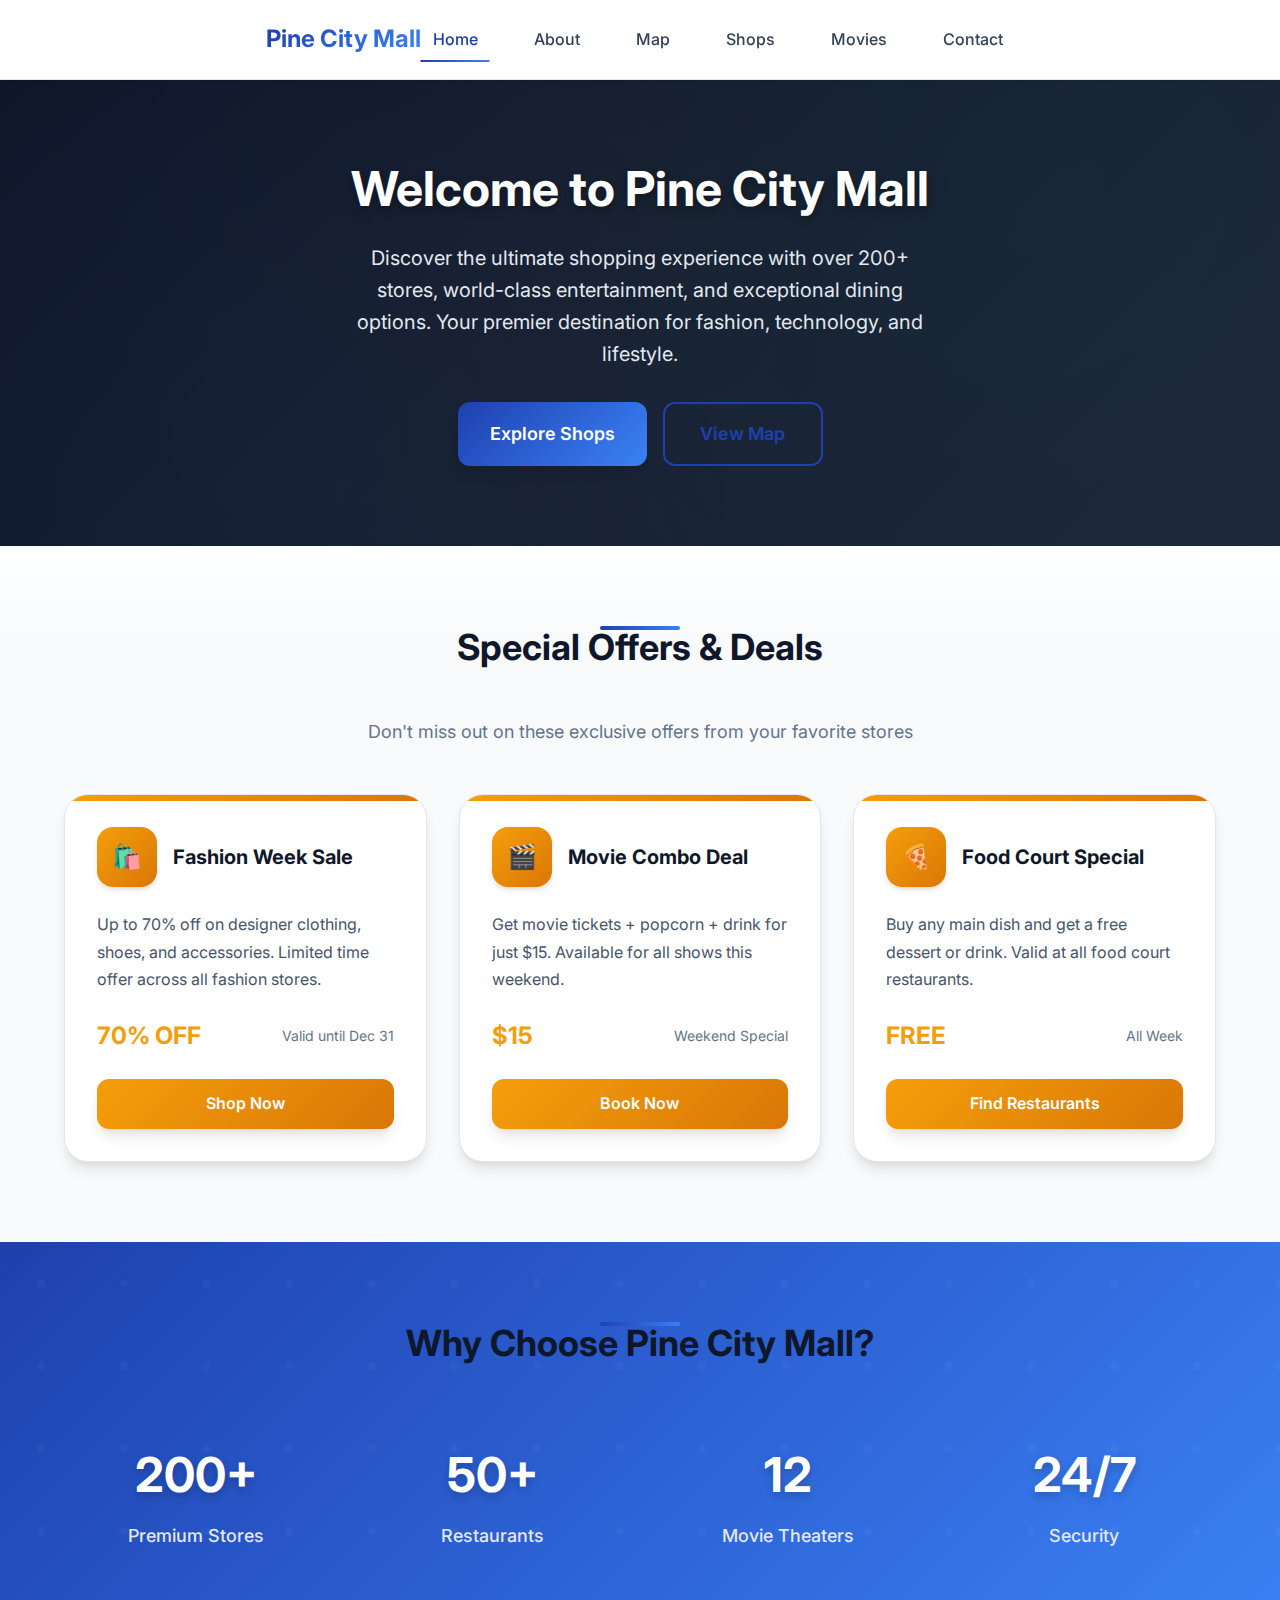
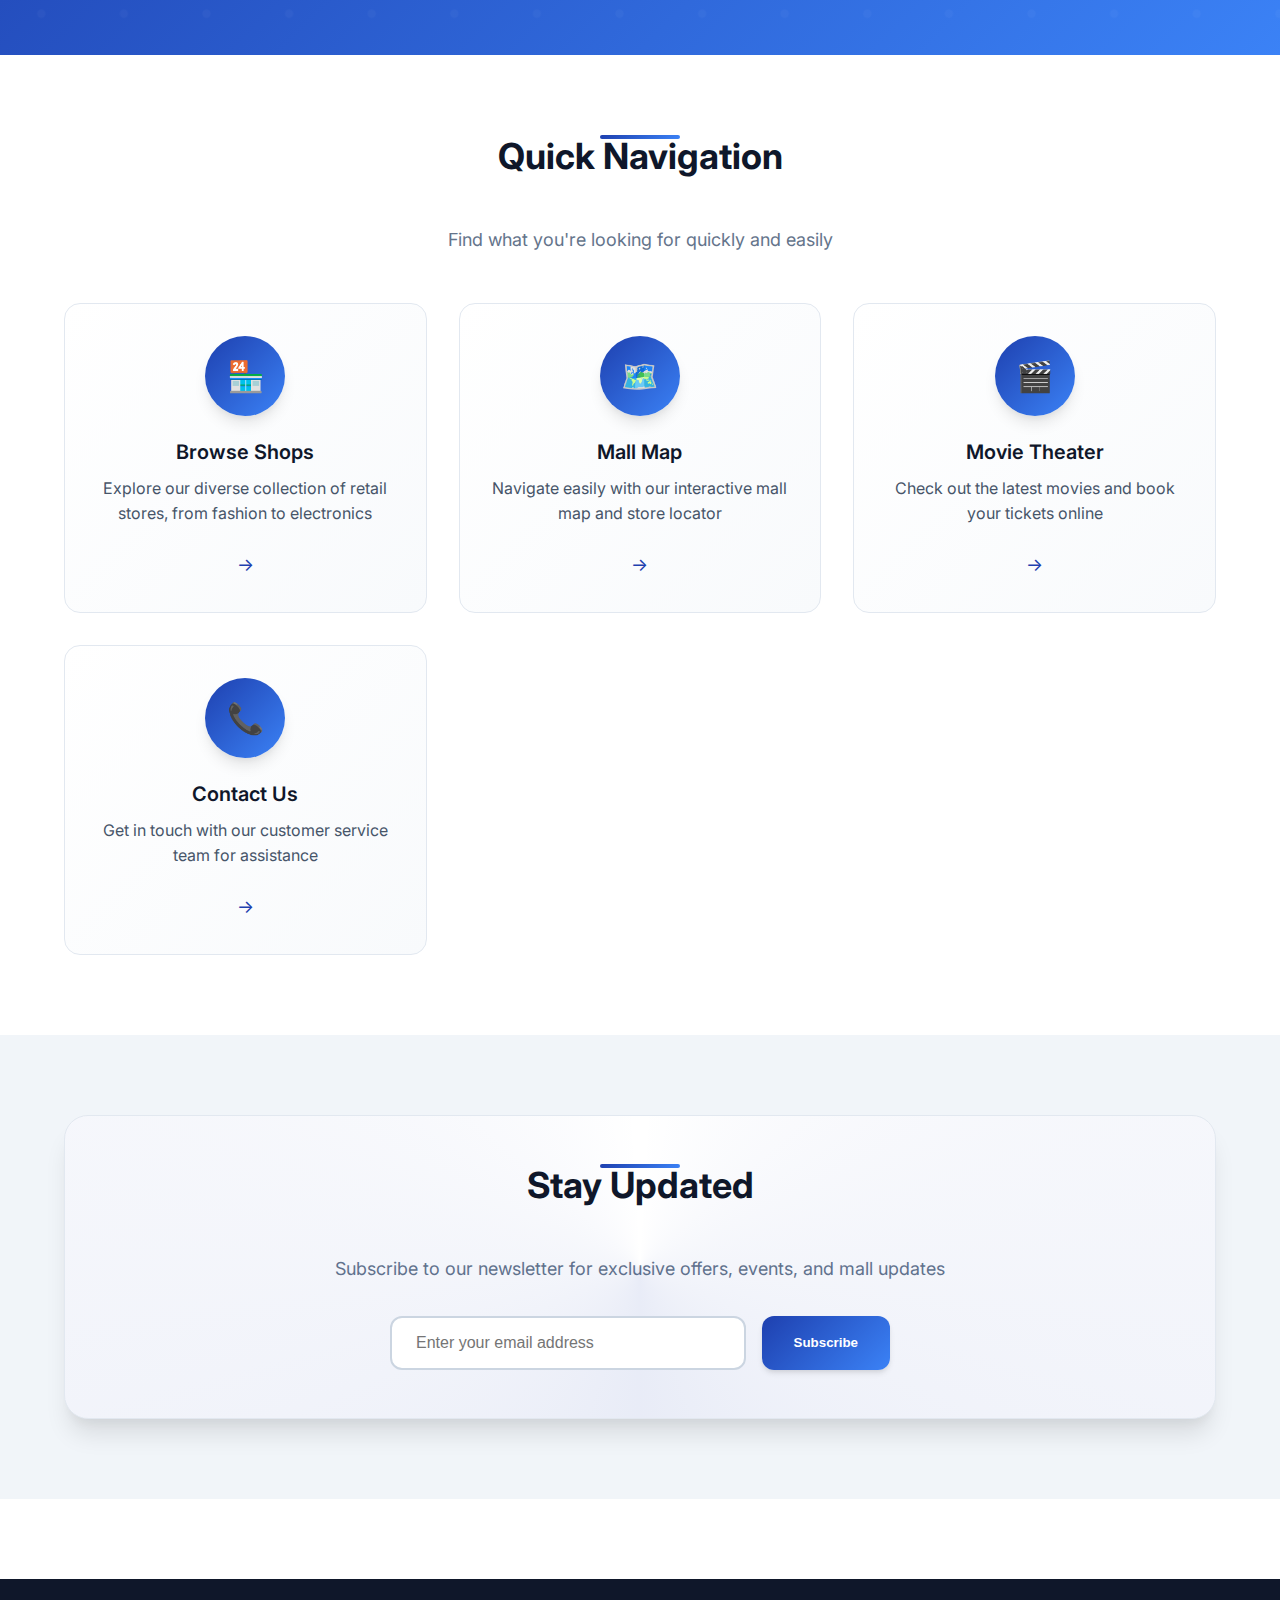
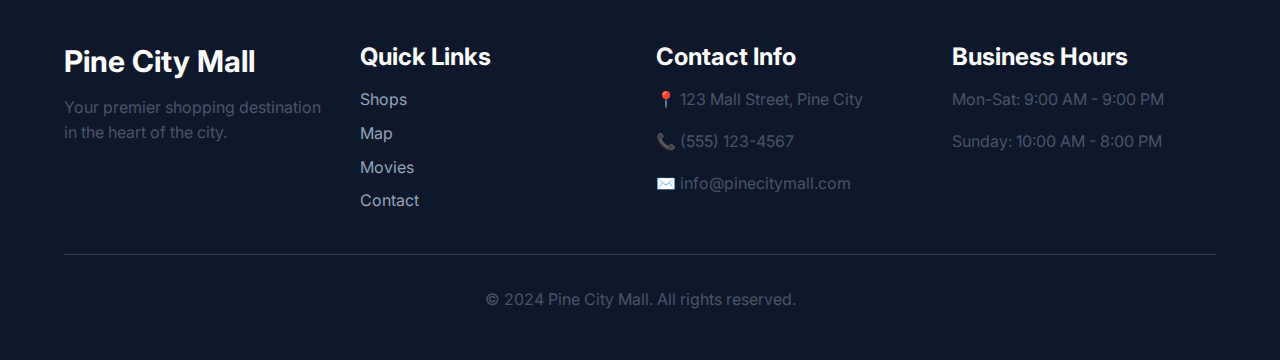
<file: index.html>
<!DOCTYPE html>
<html lang="en">
<head>
    <meta charset="UTF-8">
    <meta name="viewport" content="width=device-width, initial-scale=1.0">
    <title>Pine City Mall - Your Premier Shopping Destination</title>
    <link href="https://fonts.googleapis.com/css2?family=Inter:wght@300;400;500;600;700&display=swap" rel="stylesheet">
    <link rel="stylesheet" href="styles/main.css">
    <link rel="stylesheet" href="styles/home.css">
</head>
<body>
    <nav class="navbar">
        <div class="container">
            <div class="nav-container">
                <div class="nav-logo">
                    <h2>Pine City Mall</h2>
                </div>
                <ul class="nav-menu">
                    <li class="nav-item">
                        <a href="index.html" class="nav-link active">Home</a>
                    </li>
                    <li class="nav-item">
                        <a href="about.html" class="nav-link">About</a>
                    </li>
                    <li class="nav-item">
                        <a href="map.html" class="nav-link">Map</a>
                    </li>
                    <li class="nav-item">
                        <a href="shops.html" class="nav-link">Shops</a>
                    </li>
                    <li class="nav-item">
                        <a href="movies.html" class="nav-link">Movies</a>
                    </li>
                    <li class="nav-item">
                        <a href="contact.html" class="nav-link">Contact</a>
                    </li>
                </ul>
                <div class="hamburger">
                    <span class="bar"></span>
                    <span class="bar"></span>
                    <span class="bar"></span>
                </div>
            </div>
        </div>
    </nav>

    <main class="main-content">
        <section class="hero hero-section">
            <div class="container">
                <div class="hero-content">
                    <h1 class="animate-fade-in-up">Welcome to Pine City Mall</h1>
                    <p class="animate-fade-in-up">Discover the ultimate shopping experience with over 200+ stores, world-class entertainment, and exceptional dining options. Your premier destination for fashion, technology, and lifestyle.</p>
                    <div class="hero-buttons">
                        <a href="shops.html" class="btn btn-primary">Explore Shops</a>
                        <a href="map.html" class="btn btn-outline">View Map</a>
                    </div>
                </div>
            </div>
        </section>

        <section class="special-offers">
            <div class="container">
                <h2 class="section-title">Special Offers & Deals</h2>
                <p class="section-subtitle">Don't miss out on these exclusive offers from your favorite stores</p>
                <div class="offers-grid">
                    <div class="offer-card animate-on-scroll">
                        <div class="offer-header">
                            <div class="offer-icon">🛍️</div>
                            <h3 class="offer-title">Fashion Week Sale</h3>
                        </div>
                        <p class="offer-description">Up to 70% off on designer clothing, shoes, and accessories. Limited time offer across all fashion stores.</p>
                        <div class="offer-details">
                            <span class="offer-price">70% OFF</span>
                            <span class="offer-validity">Valid until Dec 31</span>
                        </div>
                        <a href="shops.html" class="btn btn-accent offer-cta">Shop Now</a>
                    </div>

                    <div class="offer-card animate-on-scroll">
                        <div class="offer-header">
                            <div class="offer-icon">🎬</div>
                            <h3 class="offer-title">Movie Combo Deal</h3>
                        </div>
                        <p class="offer-description">Get movie tickets + popcorn + drink for just $15. Available for all shows this weekend.</p>
                        <div class="offer-details">
                            <span class="offer-price">$15</span>
                            <span class="offer-validity">Weekend Special</span>
                        </div>
                        <a href="movies.html" class="btn btn-accent offer-cta">Book Now</a>
                    </div>

                    <div class="offer-card animate-on-scroll">
                        <div class="offer-header">
                            <div class="offer-icon">🍕</div>
                            <h3 class="offer-title">Food Court Special</h3>
                        </div>
                        <p class="offer-description">Buy any main dish and get a free dessert or drink. Valid at all food court restaurants.</p>
                        <div class="offer-details">
                            <span class="offer-price">FREE</span>
                            <span class="offer-validity">All Week</span>
                        </div>
                        <a href="map.html" class="btn btn-accent offer-cta">Find Restaurants</a>
                    </div>
                </div>
            </div>
        </section>

        <section class="stats-section">
            <div class="container">
                <div class="stats-content">
                    <h2 class="section-title">Why Choose Pine City Mall?</h2>
                    <div class="stats-grid">
                        <div class="stat-item">
                            <div class="stat-number">200+</div>
                            <div class="stat-label">Premium Stores</div>
                        </div>
                        <div class="stat-item">
                            <div class="stat-number">50+</div>
                            <div class="stat-label">Restaurants</div>
                        </div>
                        <div class="stat-item">
                            <div class="stat-number">12</div>
                            <div class="stat-label">Movie Theaters</div>
                        </div>
                        <div class="stat-item">
                            <div class="stat-number">24/7</div>
                            <div class="stat-label">Security</div>
                        </div>
                    </div>
                </div>
            </div>
        </section>

        <section class="quick-links">
            <div class="container">
                <h2 class="section-title">Quick Navigation</h2>
                <p class="section-subtitle">Find what you're looking for quickly and easily</p>
                <div class="links-grid">
                    <div class="link-card" onclick="window.location.href='shops.html'">
                        <div class="link-icon">🏪</div>
                        <h3 class="link-title">Browse Shops</h3>
                        <p class="link-description">Explore our diverse collection of retail stores, from fashion to electronics</p>
                        <div class="link-arrow">→</div>
                    </div>

                    <div class="link-card" onclick="window.location.href='map.html'">
                        <div class="link-icon">🗺️</div>
                        <h3 class="link-title">Mall Map</h3>
                        <p class="link-description">Navigate easily with our interactive mall map and store locator</p>
                        <div class="link-arrow">→</div>
                    </div>

                    <div class="link-card" onclick="window.location.href='movies.html'">
                        <div class="link-icon">🎬</div>
                        <h3 class="link-title">Movie Theater</h3>
                        <p class="link-description">Check out the latest movies and book your tickets online</p>
                        <div class="link-arrow">→</div>
                    </div>

                    <div class="link-card" onclick="window.location.href='contact.html'">
                        <div class="link-icon">📞</div>
                        <h3 class="link-title">Contact Us</h3>
                        <p class="link-description">Get in touch with our customer service team for assistance</p>
                        <div class="link-arrow">→</div>
                    </div>
                </div>
            </div>
        </section>

        <section class="newsletter-section">
            <div class="container">
                <div class="newsletter-container">
                    <h2 class="section-title">Stay Updated</h2>
                    <p class="section-subtitle">Subscribe to our newsletter for exclusive offers, events, and mall updates</p>
                    <form class="newsletter-form" id="newsletter-form">
                        <input type="email" class="newsletter-input" placeholder="Enter your email address" required>
                        <button type="submit" class="newsletter-submit">Subscribe</button>
                    </form>
                </div>
            </div>
        </section>
    </main>

    <footer class="footer">
        <div class="container">
            <div class="footer-content">
                <div class="footer-section">
                    <h3>Pine City Mall</h3>
                    <p>Your premier shopping destination in the heart of the city.</p>
                </div>
                <div class="footer-section">
                    <h4>Quick Links</h4>
                    <ul>
                        <li><a href="shops.html">Shops</a></li>
                        <li><a href="map.html">Map</a></li>
                        <li><a href="movies.html">Movies</a></li>
                        <li><a href="contact.html">Contact</a></li>
                    </ul>
                </div>
                <div class="footer-section">
                    <h4>Contact Info</h4>
                    <p>📍 123 Mall Street, Pine City</p>
                    <p>📞 (555) 123-4567</p>
                    <p>✉️ info@pinecitymall.com</p>
                </div>
                <div class="footer-section">
                    <h4>Business Hours</h4>
                    <p>Mon-Sat: 9:00 AM - 9:00 PM</p>
                    <p>Sunday: 10:00 AM - 8:00 PM</p>
                </div>
            </div>
            <div class="footer-bottom">
                <p>&copy; 2024 Pine City Mall. All rights reserved.</p>
            </div>
        </div>
    </footer>

    <script src="scripts/main.js"></script>
    <script>
        // Newsletter form handling
        document.getElementById('newsletter-form').addEventListener('submit', function(e) {
            e.preventDefault();
            const submitBtn = this.querySelector('.newsletter-submit');
            const email = this.querySelector('.newsletter-input').value;
            
            // Add loading state
            submitBtn.classList.add('loading');
            submitBtn.textContent = 'Subscribing...';
            
            // Simulate API call
            setTimeout(() => {
                submitBtn.classList.remove('loading');
                submitBtn.textContent = 'Subscribed!';
                submitBtn.style.background = 'var(--gradient-secondary)';
                
                // Reset form
                setTimeout(() => {
                    this.reset();
                    submitBtn.textContent = 'Subscribe';
                    submitBtn.style.background = 'var(--gradient-primary)';
                }, 2000);
            }, 1500);
        });

        // Scroll animations
        const observerOptions = {
            threshold: 0.1,
            rootMargin: '0px 0px -50px 0px'
        };

        const observer = new IntersectionObserver((entries) => {
            entries.forEach(entry => {
                if (entry.isIntersecting) {
                    entry.target.classList.add('animate');
                }
            });
        }, observerOptions);

        document.querySelectorAll('.animate-on-scroll').forEach(el => {
            observer.observe(el);
        });
    </script>
</body>
</html>
</file>
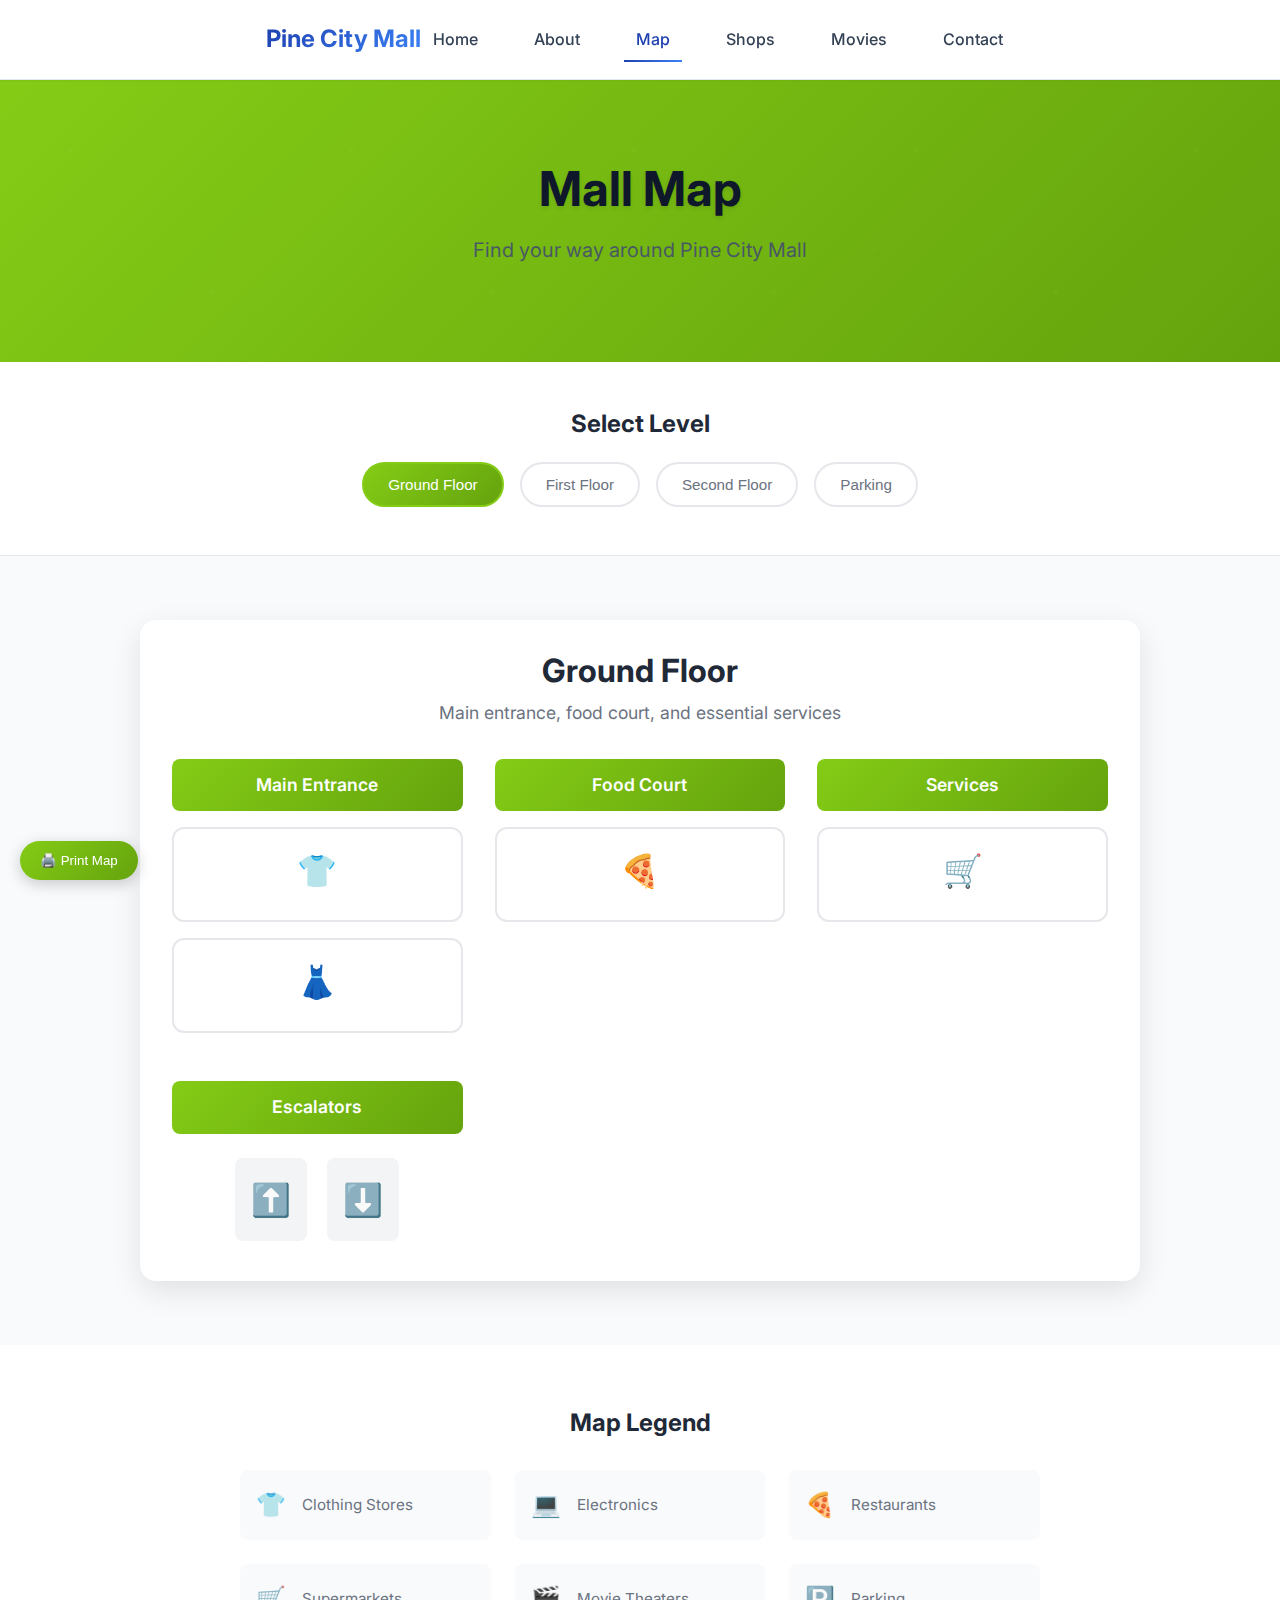
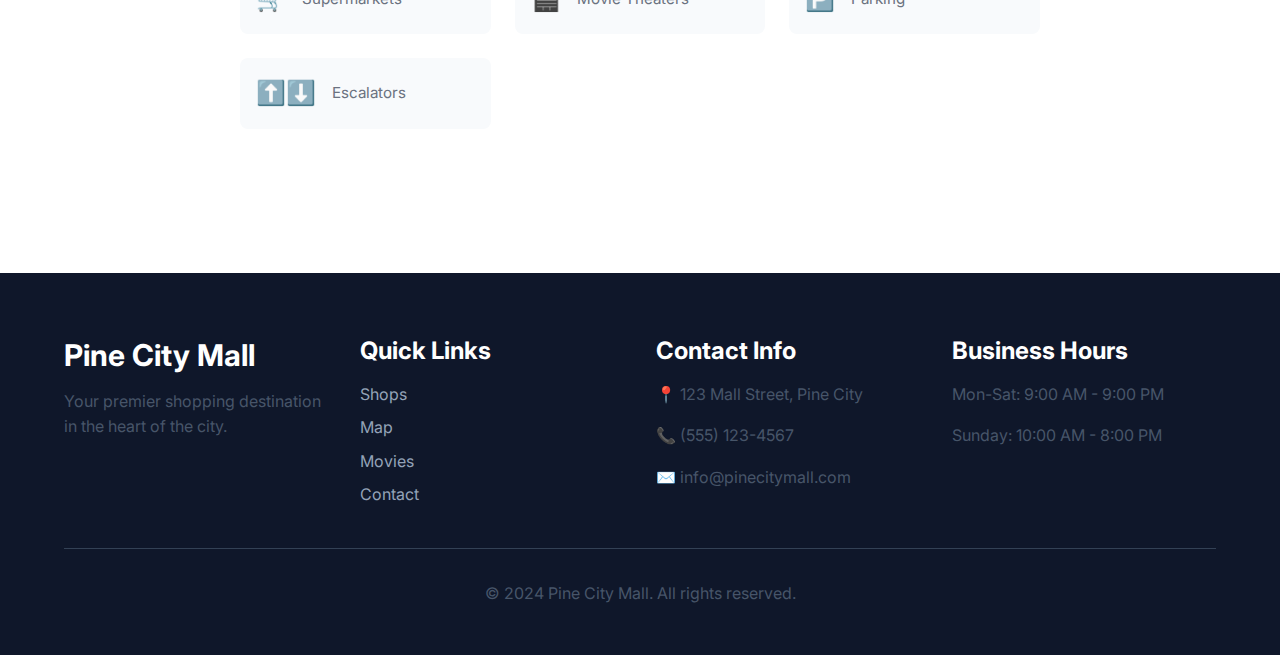
<file: map.html>
<!DOCTYPE html>
<html lang="en">
<head>
    <meta charset="UTF-8">
    <meta name="viewport" content="width=device-width, initial-scale=1.0">
    <title>Mall Map - Pine City Mall</title>
    <link href="https://fonts.googleapis.com/css2?family=Inter:wght@300;400;500;600;700&display=swap" rel="stylesheet">
    <link rel="stylesheet" href="styles/main.css">
    <link rel="stylesheet" href="styles/map.css">
</head>
<body>
    <nav class="navbar">
        <div class="container">
            <div class="nav-container">
                <div class="nav-logo">
                    <h2>Pine City Mall</h2>
                </div>
                <ul class="nav-menu">
                    <li class="nav-item">
                        <a href="index.html" class="nav-link">Home</a>
                    </li>
                    <li class="nav-item">
                        <a href="about.html" class="nav-link">About</a>
                    </li>
                    <li class="nav-item">
                        <a href="map.html" class="nav-link active">Map</a>
                    </li>
                    <li class="nav-item">
                        <a href="shops.html" class="nav-link">Shops</a>
                    </li>
                    <li class="nav-item">
                        <a href="movies.html" class="nav-link">Movies</a>
                    </li>
                    <li class="nav-item">
                        <a href="contact.html" class="nav-link">Contact</a>
                    </li>
                </ul>
                <div class="hamburger">
                    <span class="bar"></span>
                    <span class="bar"></span>
                    <span class="bar"></span>
                </div>
            </div>
        </div>
    </nav>

    <main class="main-content">
        <section class="map-hero">
            <div class="hero-content">
                <h1>Mall Map</h1>
                <p>Find your way around Pine City Mall</p>
            </div>
        </section>

        <section class="map-controls">
            <div class="container">
                <div class="level-selector">
                    <h3>Select Level</h3>
                    <div class="level-buttons">
                        <button class="level-btn active" data-level="ground">Ground Floor</button>
                        <button class="level-btn" data-level="first">First Floor</button>
                        <button class="level-btn" data-level="second">Second Floor</button>
                        <button class="level-btn" data-level="parking">Parking</button>
                    </div>
                </div>
            </div>
        </section>

        <section class="map-display">
            <div class="container">
                <div class="map-container">
                    <!-- Ground Floor -->
                    <div class="floor-map active" id="ground-floor">
                        <div class="map-header">
                            <h2>Ground Floor</h2>
                            <p>Main entrance, food court, and essential services</p>
                        </div>
                        <div class="mall-layout">
                            <div class="entrance-area">
                                <div class="area-label">Main Entrance</div>
                                <div class="shop-marker" data-shop="trendy-threads">
                                    <span class="marker-icon">👕</span>
                                    <div class="marker-tooltip">
                                        <strong>Trendy Threads</strong><br>
                                        Clothing Store<br>
                                        <a href="shops.html#trendy-threads">View Details</a>
                                    </div>
                                </div>
                                <div class="shop-marker" data-shop="style-factory">
                                    <span class="marker-icon">👗</span>
                                    <div class="marker-tooltip">
                                        <strong>Style Factory</strong><br>
                                        Premium Clothing<br>
                                        <a href="shops.html#style-factory">View Details</a>
                                    </div>
                                </div>
                            </div>
                            
                            <div class="food-court">
                                <div class="area-label">Food Court</div>
                                <div class="shop-marker" data-shop="pizza-palace">
                                    <span class="marker-icon">🍕</span>
                                    <div class="marker-tooltip">
                                        <strong>Pizza Palace</strong><br>
                                        Italian Restaurant<br>
                                        <a href="shops.html#pizza-palace">View Details</a>
                                    </div>
                                </div>
                            </div>
                            
                            <div class="services-area">
                                <div class="area-label">Services</div>
                                <div class="shop-marker" data-shop="fresh-market">
                                    <span class="marker-icon">🛒</span>
                                    <div class="marker-tooltip">
                                        <strong>Fresh Market</strong><br>
                                        Supermarket<br>
                                        <a href="shops.html#fresh-market">View Details</a>
                                    </div>
                                </div>
                            </div>
                            
                            <div class="escalators">
                                <div class="area-label">Escalators</div>
                                <div class="escalator-up">⬆️</div>
                                <div class="escalator-down">⬇️</div>
                            </div>
                        </div>
                    </div>

                    <!-- First Floor -->
                    <div class="floor-map" id="first-floor">
                        <div class="map-header">
                            <h2>First Floor</h2>
                            <p>Electronics, restaurants, and entertainment</p>
                        </div>
                        <div class="mall-layout">
                            <div class="electronics-area">
                                <div class="area-label">Electronics</div>
                                <div class="shop-marker" data-shop="tech-haven">
                                    <span class="marker-icon">💻</span>
                                    <div class="marker-tooltip">
                                        <strong>Tech Haven</strong><br>
                                        Electronics Store<br>
                                        <a href="shops.html#tech-haven">View Details</a>
                                    </div>
                                </div>
                            </div>
                            
                            <div class="restaurant-area">
                                <div class="area-label">Restaurants</div>
                                <div class="shop-marker" data-shop="coastal-bites">
                                    <span class="marker-icon">🦐</span>
                                    <div class="marker-tooltip">
                                        <strong>Coastal Bites</strong><br>
                                        Seafood Restaurant<br>
                                        <a href="shops.html#coastal-bites">View Details</a>
                                    </div>
                                </div>
                            </div>
                            
                            <div class="beauty-area">
                                <div class="area-label">Beauty & Health</div>
                                <div class="shop-marker" data-shop="beauty-glow">
                                    <span class="marker-icon">💄</span>
                                    <div class="marker-tooltip">
                                        <strong>Beauty Glow</strong><br>
                                        Beauty Store<br>
                                        <a href="shops.html#beauty-glow">View Details</a>
                                    </div>
                                </div>
                            </div>
                            
                            <div class="escalators">
                                <div class="area-label">Escalators</div>
                                <div class="escalator-up">⬆️</div>
                                <div class="escalator-down">⬇️</div>
                            </div>
                        </div>
                    </div>

                    <!-- Second Floor -->
                    <div class="floor-map" id="second-floor">
                        <div class="map-header">
                            <h2>Second Floor</h2>
                            <p>Sports, movies, and family entertainment</p>
                        </div>
                        <div class="mall-layout">
                            <div class="sports-area">
                                <div class="area-label">Sports & Fitness</div>
                                <div class="shop-marker" data-shop="sports-fit">
                                    <span class="marker-icon">⚽</span>
                                    <div class="marker-tooltip">
                                        <strong>Sports Fit</strong><br>
                                        Sports Equipment<br>
                                        <a href="shops.html#sports-fit">View Details</a>
                                    </div>
                                </div>
                            </div>
                            
                            <div class="cinema-area">
                                <div class="area-label">Movie Theaters</div>
                                <div class="theater-marker">
                                    <span class="marker-icon">🎬</span>
                                    <div class="marker-tooltip">
                                        <strong>Pine City Cinemas</strong><br>
                                        8 Movie Theaters<br>
                                        <a href="movies.html">View Movies</a>
                                    </div>
                                </div>
                            </div>
                            
                            <div class="family-area">
                                <div class="area-label">Family Entertainment</div>
                                <div class="entertainment-marker">
                                    <span class="marker-icon">🎮</span>
                                    <div class="marker-tooltip">
                                        <strong>Fun Zone</strong><br>
                                        Arcade & Games<br>
                                        Family Entertainment
                                    </div>
                                </div>
                            </div>
                            
                            <div class="escalators">
                                <div class="area-label">Escalators</div>
                                <div class="escalator-up">⬆️</div>
                                <div class="escalator-down">⬇️</div>
                            </div>
                        </div>
                    </div>

                    <!-- Parking -->
                    <div class="floor-map" id="parking-floor">
                        <div class="map-header">
                            <h2>Parking Garage</h2>
                            <p>Free parking on 3 levels</p>
                        </div>
                        <div class="mall-layout">
                            <div class="parking-levels">
                                <div class="parking-level">
                                    <div class="area-label">Level P1</div>
                                    <div class="parking-info">
                                        <span class="parking-icon">🅿️</span>
                                        <div class="parking-details">
                                            <strong>Level P1</strong><br>
                                            Main Parking<br>
                                            Access to Ground Floor
                                        </div>
                                    </div>
                                </div>
                                
                                <div class="parking-level">
                                    <div class="area-label">Level P2</div>
                                    <div class="parking-info">
                                        <span class="parking-icon">🅿️</span>
                                        <div class="parking-details">
                                            <strong>Level P2</strong><br>
                                            Extended Parking<br>
                                            Access to First Floor
                                        </div>
                                    </div>
                                </div>
                                
                                <div class="parking-level">
                                    <div class="area-label">Level P3</div>
                                    <div class="parking-info">
                                        <span class="parking-icon">🅿️</span>
                                        <div class="parking-details">
                                            <strong>Level P3</strong><br>
                                            Overflow Parking<br>
                                            Access to Second Floor
                                        </div>
                                    </div>
                                </div>
                            </div>
                            
                            <div class="parking-features">
                                <div class="feature-item">
                                    <span class="feature-icon">♿</span>
                                    <span>Accessible Parking</span>
                                </div>
                                <div class="feature-item">
                                    <span class="feature-icon">🔋</span>
                                    <span>EV Charging</span>
                                </div>
                                <div class="feature-item">
                                    <span class="feature-icon">🚗</span>
                                    <span>Valet Service</span>
                                </div>
                            </div>
                        </div>
                    </div>
                </div>
            </div>
        </section>

        <section class="map-legend">
            <div class="container">
                <h3>Map Legend</h3>
                <div class="legend-grid">
                    <div class="legend-item">
                        <span class="legend-icon">👕</span>
                        <span>Clothing Stores</span>
                    </div>
                    <div class="legend-item">
                        <span class="legend-icon">💻</span>
                        <span>Electronics</span>
                    </div>
                    <div class="legend-item">
                        <span class="legend-icon">🍕</span>
                        <span>Restaurants</span>
                    </div>
                    <div class="legend-item">
                        <span class="legend-icon">🛒</span>
                        <span>Supermarkets</span>
                    </div>
                    <div class="legend-item">
                        <span class="legend-icon">🎬</span>
                        <span>Movie Theaters</span>
                    </div>
                    <div class="legend-item">
                        <span class="legend-icon">🅿️</span>
                        <span>Parking</span>
                    </div>
                    <div class="legend-item">
                        <span class="legend-icon">⬆️⬇️</span>
                        <span>Escalators</span>
                    </div>
                </div>
            </div>
        </section>
    </main>

    <footer class="footer">
        <div class="container">
            <div class="footer-content">
                <div class="footer-section">
                    <h3>Pine City Mall</h3>
                    <p>Your premier shopping destination in the heart of the city.</p>
                </div>
                <div class="footer-section">
                    <h4>Quick Links</h4>
                    <ul>
                        <li><a href="shops.html">Shops</a></li>
                        <li><a href="map.html">Map</a></li>
                        <li><a href="movies.html">Movies</a></li>
                        <li><a href="contact.html">Contact</a></li>
                    </ul>
                </div>
                <div class="footer-section">
                    <h4>Contact Info</h4>
                    <p>📍 123 Mall Street, Pine City</p>
                    <p>📞 (555) 123-4567</p>
                    <p>✉️ info@pinecitymall.com</p>
                </div>
                <div class="footer-section">
                    <h4>Business Hours</h4>
                    <p>Mon-Sat: 9:00 AM - 9:00 PM</p>
                    <p>Sunday: 10:00 AM - 8:00 PM</p>
                </div>
            </div>
            <div class="footer-bottom">
                <p>&copy; 2024 Pine City Mall. All rights reserved.</p>
            </div>
        </div>
    </footer>

    <script src="scripts/main.js"></script>
    <script src="scripts/map.js"></script>
</body>
</html>
</file>
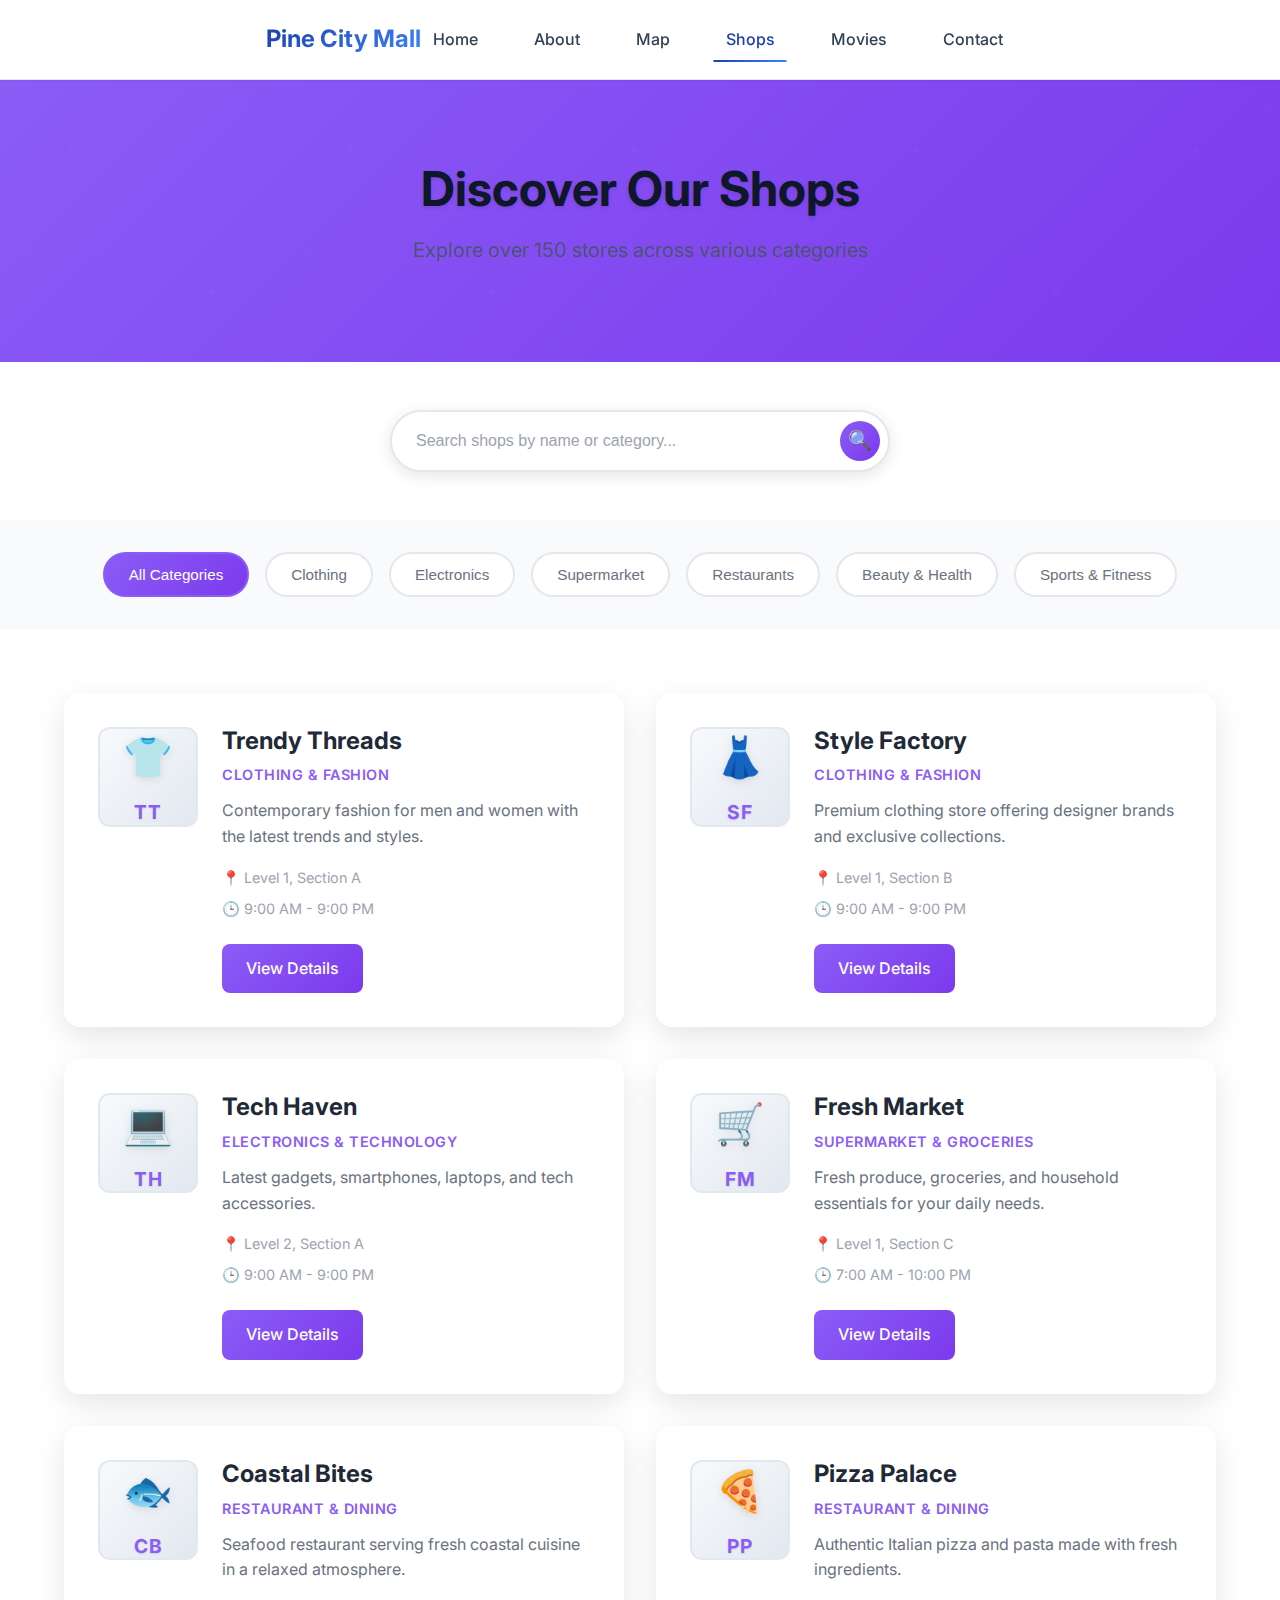
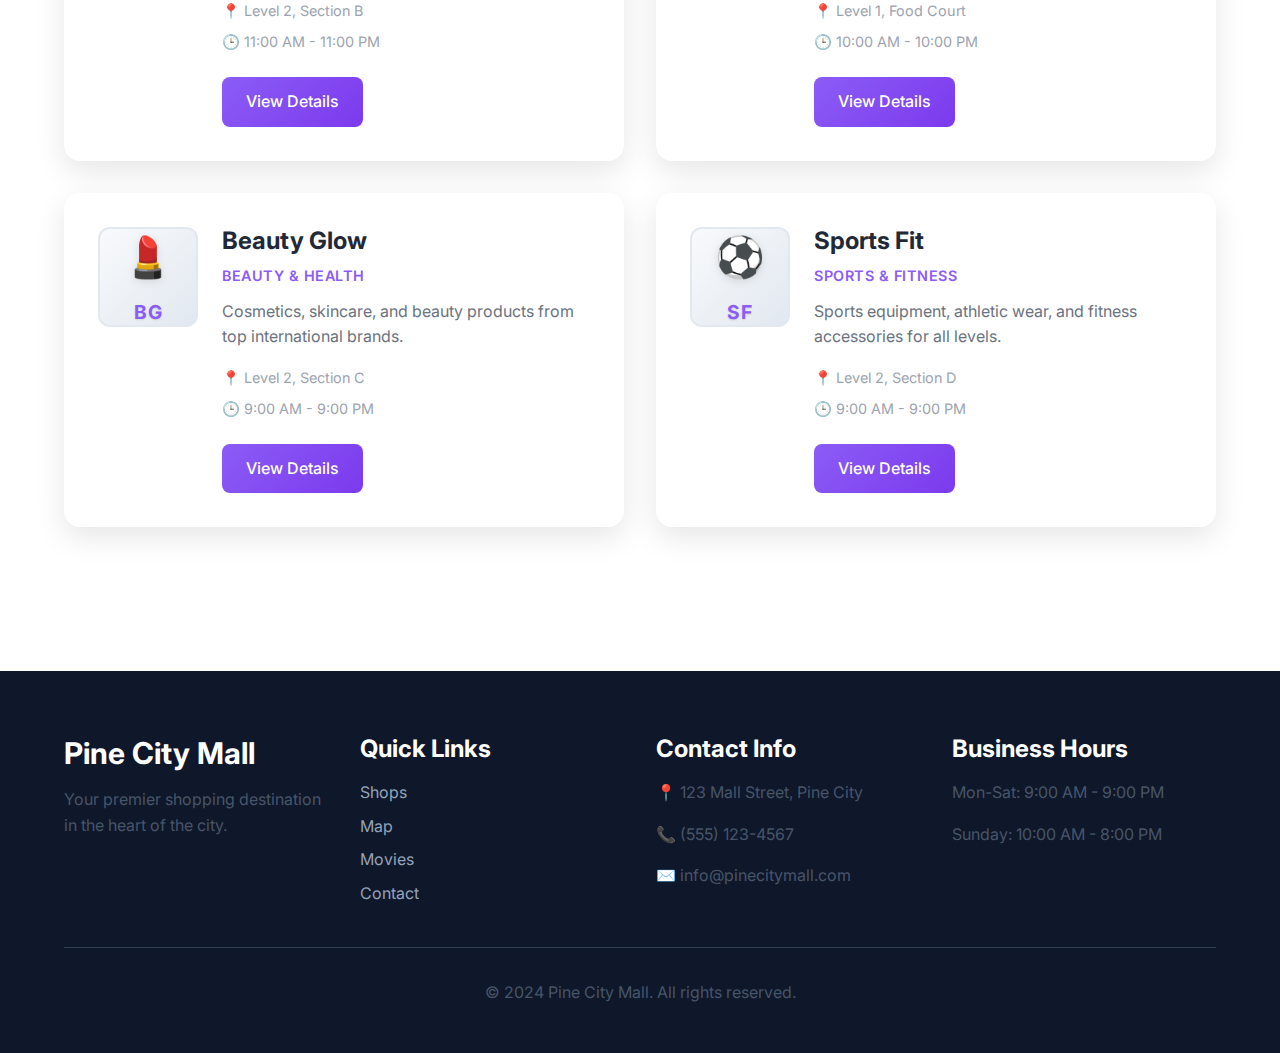
<file: shop-detail.html>
<!DOCTYPE html>
<html lang="en">
<head>
    <meta charset="UTF-8">
    <meta name="viewport" content="width=device-width, initial-scale=1.0">
    <title>Shop Details - Pine City Mall</title>
    <link href="https://fonts.googleapis.com/css2?family=Inter:wght@300;400;500;600;700&display=swap" rel="stylesheet">
    <link rel="stylesheet" href="styles/main.css">
    <link rel="stylesheet" href="styles/shop-detail.css">
</head>
<body>
    <nav class="navbar">
        <div class="container">
            <div class="nav-container">
                <div class="nav-logo">
                    <h2>Pine City Mall</h2>
                </div>
                <ul class="nav-menu">
                    <li class="nav-item">
                        <a href="index.html" class="nav-link">Home</a>
                    </li>
                    <li class="nav-item">
                        <a href="about.html" class="nav-link">About</a>
                    </li>
                    <li class="nav-item">
                        <a href="map.html" class="nav-link">Map</a>
                    </li>
                    <li class="nav-item">
                        <a href="shops.html" class="nav-link active">Shops</a>
                    </li>
                    <li class="nav-item">
                        <a href="movies.html" class="nav-link">Movies</a>
                    </li>
                    <li class="nav-item">
                        <a href="contact.html" class="nav-link">Contact</a>
                    </li>
                </ul>
                <div class="hamburger">
                    <span class="bar"></span>
                    <span class="bar"></span>
                    <span class="bar"></span>
                </div>
            </div>
        </div>
    </nav>

    <main class="main-content">
        <section class="shop-hero">
            <div class="container">
                <div class="shop-header">
                    <div class="shop-logo-large">
                        <div class="logo-icon-large">👕</div>
                        <div class="logo-text-large">TT</div>
                    </div>
                    <div class="shop-title">
                        <h1 id="shop-name">Trendy Threads</h1>
                        <p class="shop-category" id="shop-category">Clothing & Fashion</p>
                        <div class="shop-meta">
                            <span class="shop-location" id="shop-location">📍 Level 1, Section A</span>
                            <span class="shop-hours" id="shop-hours">🕒 9:00 AM - 9:00 PM</span>
                        </div>
                    </div>
                </div>
            </div>
        </section>

        <section class="shop-content">
            <div class="container">
                <div class="shop-grid">
                    <div class="shop-main">
                        <div class="shop-description-card">
                            <h2>About This Store</h2>
                            <p id="shop-description">Contemporary fashion for men and women with the latest trends and styles.</p>
                        </div>

                        <div class="shop-features-card">
                            <h2>What We Offer</h2>
                            <div class="features-list" id="shop-features">
                                <div class="feature-item">
                                    <span class="feature-icon">👕</span>
                                    <span>Men's Clothing</span>
                                </div>
                                <div class="feature-item">
                                    <span class="feature-icon">👗</span>
                                    <span>Women's Fashion</span>
                                </div>
                                <div class="feature-item">
                                    <span class="feature-icon">👟</span>
                                    <span>Footwear</span>
                                </div>
                                <div class="feature-item">
                                    <span class="feature-icon">👜</span>
                                    <span>Accessories</span>
                                </div>
                            </div>
                        </div>

                        <div class="shop-special-offers">
                            <h2>Special Offers</h2>
                            <div class="offers-list" id="shop-offers">
                                <div class="offer-item">
                                    <div class="offer-badge">SALE</div>
                                    <h3>Summer Collection</h3>
                                    <p>Up to 50% off on selected summer items</p>
                                </div>
                                <div class="offer-item">
                                    <div class="offer-badge">NEW</div>
                                    <h3>Fall Arrivals</h3>
                                    <p>Check out our latest fall fashion collection</p>
                                </div>
                            </div>
                        </div>
                    </div>

                    <div class="shop-sidebar">
                        <div class="contact-card">
                            <h3>Contact Information</h3>
                            <div class="contact-info">
                                <p><strong>Phone:</strong> <span id="shop-phone">(555) 123-4567</span></p>
                                <p><strong>Email:</strong> <span id="shop-email">info@trendythreads.com</span></p>
                                <p><strong>Website:</strong> <a href="#" id="shop-website">www.trendythreads.com</a></p>
                            </div>
                        </div>

                        <div class="hours-card">
                            <h3>Business Hours</h3>
                            <div class="hours-list" id="shop-hours-detailed">
                                <div class="hours-item">
                                    <span class="day">Monday - Friday</span>
                                    <span class="time">9:00 AM - 9:00 PM</span>
                                </div>
                                <div class="hours-item">
                                    <span class="day">Saturday</span>
                                    <span class="time">9:00 AM - 9:00 PM</span>
                                </div>
                                <div class="hours-item">
                                    <span class="day">Sunday</span>
                                    <span class="time">10:00 AM - 8:00 PM</span>
                                </div>
                            </div>
                        </div>

                        <div class="location-card">
                            <h3>Location</h3>
                            <div class="location-info">
                                <p><strong>Level:</strong> <span id="shop-level">Level 1</span></p>
                                <p><strong>Section:</strong> <span id="shop-section">Section A</span></p>
                                <p><strong>Near:</strong> <span id="shop-nearby">Food Court & Main Entrance</span></p>
                            </div>
                            <a href="map.html" class="view-map-btn">View on Map</a>
                        </div>
                    </div>
                </div>
            </div>
        </section>

        <section class="related-shops">
            <div class="container">
                <h2>Other Shops You Might Like</h2>
                <div class="related-shops-grid" id="related-shops">
                    <!-- Related shops will be populated by JavaScript -->
                </div>
            </div>
        </section>
    </main>

    <footer class="footer">
        <div class="container">
            <div class="footer-content">
                <div class="footer-section">
                    <h3>Pine City Mall</h3>
                    <p>Your premier shopping destination in the heart of the city.</p>
                </div>
                <div class="footer-section">
                    <h4>Quick Links</h4>
                    <ul>
                        <li><a href="shops.html">Shops</a></li>
                        <li><a href="map.html">Map</a></li>
                        <li><a href="movies.html">Movies</a></li>
                        <li><a href="contact.html">Contact</a></li>
                    </ul>
                </div>
                <div class="footer-section">
                    <h4>Contact Info</h4>
                    <p>📍 123 Mall Street, Pine City</p>
                    <p>📞 (555) 123-4567</p>
                    <p>✉️ info@pinecitymall.com</p>
                </div>
                <div class="footer-section">
                    <h4>Business Hours</h4>
                    <p>Mon-Sat: 9:00 AM - 9:00 PM</p>
                    <p>Sunday: 10:00 AM - 8:00 PM</p>
                </div>
            </div>
            <div class="footer-bottom">
                <p>&copy; 2024 Pine City Mall. All rights reserved.</p>
            </div>
        </div>
    </footer>

    <script src="scripts/main.js"></script>
    <script src="scripts/shop-detail.js"></script>
</body>
</html>
</file>
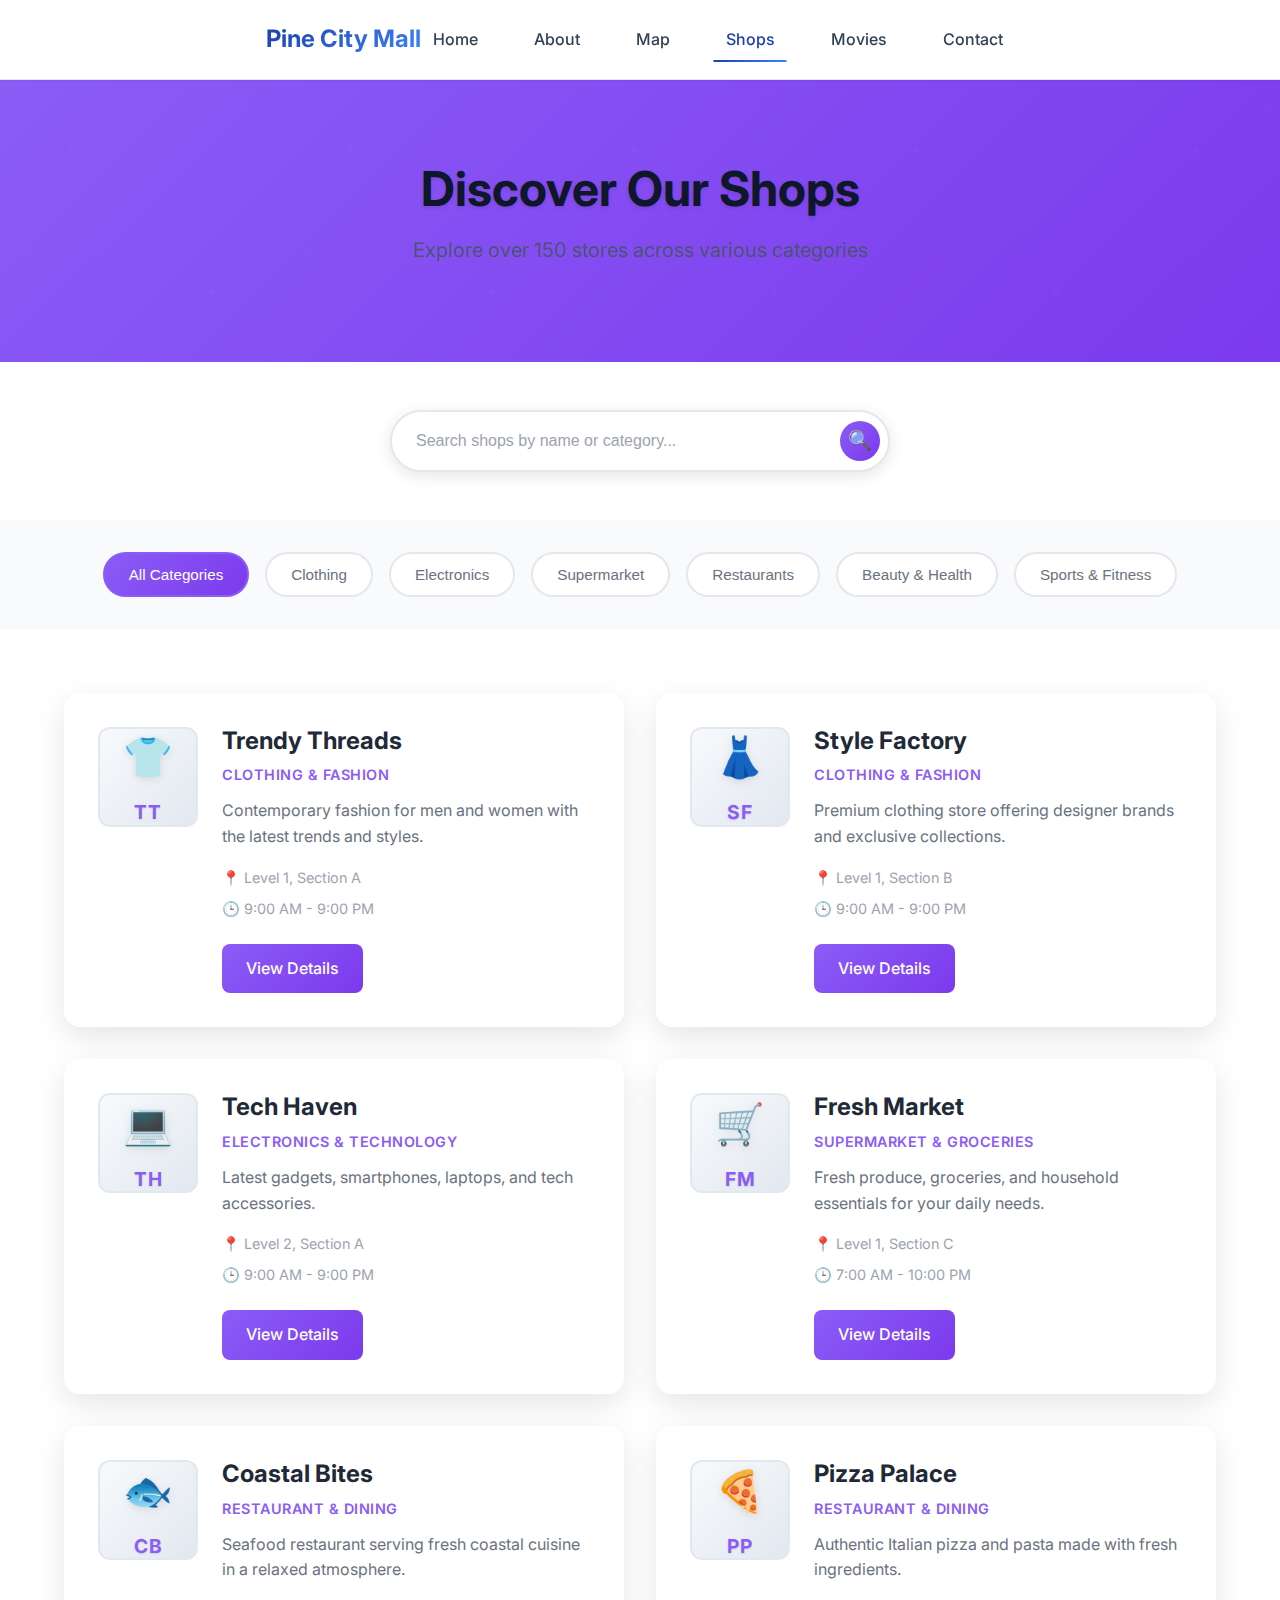
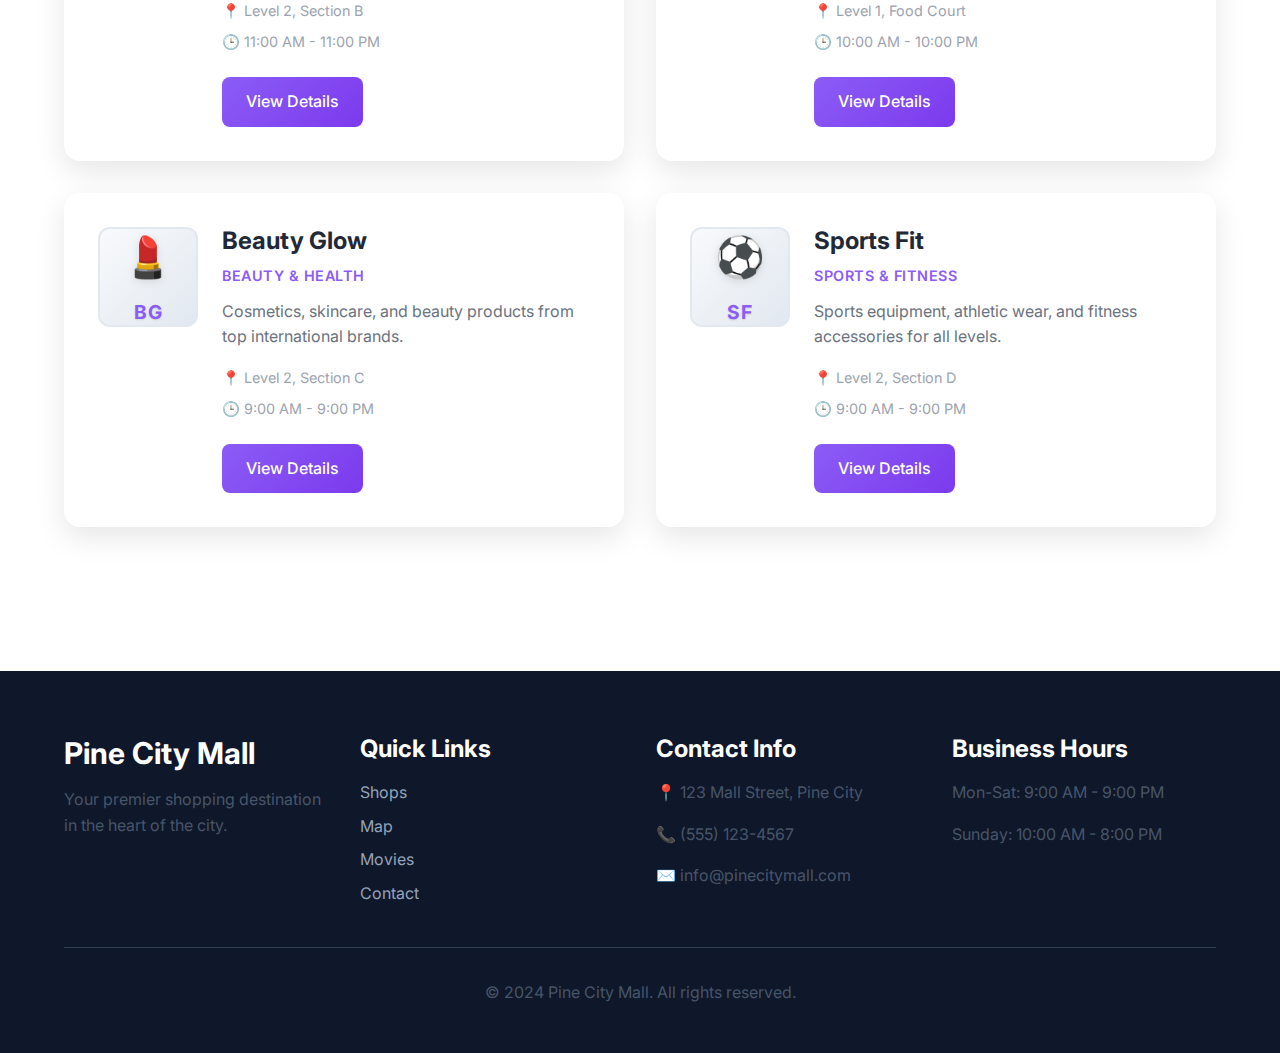
<file: shops.html>
<!DOCTYPE html>
<html lang="en">
<head>
    <meta charset="UTF-8">
    <meta name="viewport" content="width=device-width, initial-scale=1.0">
    <title>Shops - Pine City Mall</title>
    <link href="https://fonts.googleapis.com/css2?family=Inter:wght@300;400;500;600;700&display=swap" rel="stylesheet">
    <link rel="stylesheet" href="styles/main.css">
    <link rel="stylesheet" href="styles/shops.css">
</head>
<body>
    <nav class="navbar">
        <div class="container">
            <div class="nav-container">
                <div class="nav-logo">
                    <h2>Pine City Mall</h2>
                </div>
                <ul class="nav-menu">
                    <li class="nav-item">
                        <a href="index.html" class="nav-link">Home</a>
                    </li>
                    <li class="nav-item">
                        <a href="about.html" class="nav-link">About</a>
                    </li>
                    <li class="nav-item">
                        <a href="map.html" class="nav-link">Map</a>
                    </li>
                    <li class="nav-item">
                        <a href="shops.html" class="nav-link active">Shops</a>
                    </li>
                    <li class="nav-item">
                        <a href="movies.html" class="nav-link">Movies</a>
                    </li>
                    <li class="nav-item">
                        <a href="contact.html" class="nav-link">Contact</a>
                    </li>
                </ul>
                <div class="hamburger">
                    <span class="bar"></span>
                    <span class="bar"></span>
                    <span class="bar"></span>
                </div>
            </div>
        </div>
    </nav>

    <main class="main-content">
        <section class="shops-hero">
            <div class="hero-content">
                <h1>Discover Our Shops</h1>
                <p>Explore over 150 stores across various categories</p>
            </div>
        </section>

        <section class="search-section">
            <div class="container">
                <div class="search-container">
                    <div class="search-box">
                        <input type="text" class="search-input" placeholder="Search shops by name or category...">
                        <button class="search-btn">🔍</button>
                    </div>
                </div>
            </div>
        </section>

        <section class="filters-section">
            <div class="container">
                <div class="filters-container">
                    <button class="filter-btn active" data-category="all">All Categories</button>
                    <button class="filter-btn" data-category="clothing">Clothing</button>
                    <button class="filter-btn" data-category="electronics">Electronics</button>
                    <button class="filter-btn" data-category="supermarket">Supermarket</button>
                    <button class="filter-btn" data-category="restaurant">Restaurants</button>
                    <button class="filter-btn" data-category="beauty">Beauty & Health</button>
                    <button class="filter-btn" data-category="sports">Sports & Fitness</button>
                </div>
            </div>
        </section>

        <section class="shops-section">
            <div class="container">
                <div class="shops-grid">
                    <!-- Clothing Stores -->
                    <div class="shop-item" data-category="clothing">
                        <div class="shop-card">
                            <div class="shop-logo">
                                <div class="logo-icon">👕</div>
                                <div class="logo-text">TT</div>
                            </div>
                            <div class="shop-info">
                                <h3>Trendy Threads</h3>
                                <p class="shop-category">Clothing & Fashion</p>
                                <p class="shop-description">Contemporary fashion for men and women with the latest trends and styles.</p>
                                <div class="shop-details">
                                    <span class="shop-location">📍 Level 1, Section A</span>
                                    <span class="shop-hours">🕒 9:00 AM - 9:00 PM</span>
                                </div>
                                <a href="shop-detail.html?id=trendy-threads" class="shop-link">View Details</a>
                            </div>
                        </div>
                    </div>

                    <div class="shop-item" data-category="clothing">
                        <div class="shop-card">
                            <div class="shop-logo">
                                <div class="logo-icon">👗</div>
                                <div class="logo-text">SF</div>
                            </div>
                            <div class="shop-info">
                                <h3>Style Factory</h3>
                                <p class="shop-category">Clothing & Fashion</p>
                                <p class="shop-description">Premium clothing store offering designer brands and exclusive collections.</p>
                                <div class="shop-details">
                                    <span class="shop-location">📍 Level 1, Section B</span>
                                    <span class="shop-hours">🕒 9:00 AM - 9:00 PM</span>
                                </div>
                                <a href="shop-detail.html?id=style-factory" class="shop-link">View Details</a>
                            </div>
                        </div>
                    </div>

                    <!-- Electronics Stores -->
                    <div class="shop-item" data-category="electronics">
                        <div class="shop-card">
                            <div class="shop-logo">
                                <div class="logo-icon">💻</div>
                                <div class="logo-text">TH</div>
                            </div>
                            <div class="shop-info">
                                <h3>Tech Haven</h3>
                                <p class="shop-category">Electronics & Technology</p>
                                <p class="shop-description">Latest gadgets, smartphones, laptops, and tech accessories.</p>
                                <div class="shop-details">
                                    <span class="shop-location">📍 Level 2, Section A</span>
                                    <span class="shop-hours">🕒 9:00 AM - 9:00 PM</span>
                                </div>
                                <a href="shop-detail.html?id=tech-haven" class="shop-link">View Details</a>
                            </div>
                        </div>
                    </div>

                    <!-- Supermarket -->
                    <div class="shop-item" data-category="supermarket">
                        <div class="shop-card">
                            <div class="shop-logo">
                                <div class="logo-icon">🛒</div>
                                <div class="logo-text">FM</div>
                            </div>
                            <div class="shop-info">
                                <h3>Fresh Market</h3>
                                <p class="shop-category">Supermarket & Groceries</p>
                                <p class="shop-description">Fresh produce, groceries, and household essentials for your daily needs.</p>
                                <div class="shop-details">
                                    <span class="shop-location">📍 Level 1, Section C</span>
                                    <span class="shop-hours">🕒 7:00 AM - 10:00 PM</span>
                                </div>
                                <a href="shop-detail.html?id=fresh-market" class="shop-link">View Details</a>
                            </div>
                        </div>
                    </div>

                    <!-- Restaurants -->
                    <div class="shop-item" data-category="restaurant">
                        <div class="shop-card">
                            <div class="shop-logo">
                                <div class="logo-icon">🐟</div>
                                <div class="logo-text">CB</div>
                            </div>
                            <div class="shop-info">
                                <h3>Coastal Bites</h3>
                                <p class="shop-category">Restaurant & Dining</p>
                                <p class="shop-description">Seafood restaurant serving fresh coastal cuisine in a relaxed atmosphere.</p>
                                <div class="shop-details">
                                    <span class="shop-location">📍 Level 2, Section B</span>
                                    <span class="shop-hours">🕒 11:00 AM - 11:00 PM</span>
                                </div>
                                <a href="shop-detail.html?id=coastal-bites" class="shop-link">View Details</a>
                            </div>
                        </div>
                    </div>

                    <div class="shop-item" data-category="restaurant">
                        <div class="shop-card">
                            <div class="shop-logo">
                                <div class="logo-icon">🍕</div>
                                <div class="logo-text">PP</div>
                            </div>
                            <div class="shop-info">
                                <h3>Pizza Palace</h3>
                                <p class="shop-category">Restaurant & Dining</p>
                                <p class="shop-description">Authentic Italian pizza and pasta made with fresh ingredients.</p>
                                <div class="shop-details">
                                    <span class="shop-location">📍 Level 1, Food Court</span>
                                    <span class="shop-hours">🕒 10:00 AM - 10:00 PM</span>
                                </div>
                                <a href="shop-detail.html?id=pizza-palace" class="shop-link">View Details</a>
                            </div>
                        </div>
                    </div>

                    <!-- Beauty & Health -->
                    <div class="shop-item" data-category="beauty">
                        <div class="shop-card">
                            <div class="shop-logo">
                                <div class="logo-icon">💄</div>
                                <div class="logo-text">BG</div>
                            </div>
                            <div class="shop-info">
                                <h3>Beauty Glow</h3>
                                <p class="shop-category">Beauty & Health</p>
                                <p class="shop-description">Cosmetics, skincare, and beauty products from top international brands.</p>
                                <div class="shop-details">
                                    <span class="shop-location">📍 Level 2, Section C</span>
                                    <span class="shop-hours">🕒 9:00 AM - 9:00 PM</span>
                                </div>
                                <a href="shop-detail.html?id=beauty-glow" class="shop-link">View Details</a>
                            </div>
                        </div>
                    </div>

                    <!-- Sports & Fitness -->
                    <div class="shop-item" data-category="sports">
                        <div class="shop-card">
                            <div class="shop-logo">
                                <div class="logo-icon">⚽</div>
                                <div class="logo-text">SF</div>
                            </div>
                            <div class="shop-info">
                                <h3>Sports Fit</h3>
                                <p class="shop-category">Sports & Fitness</p>
                                <p class="shop-description">Sports equipment, athletic wear, and fitness accessories for all levels.</p>
                                <div class="shop-details">
                                    <span class="shop-location">📍 Level 2, Section D</span>
                                    <span class="shop-hours">🕒 9:00 AM - 9:00 PM</span>
                                </div>
                                <a href="shop-detail.html?id=sports-fit" class="shop-link">View Details</a>
                            </div>
                        </div>
                    </div>
                </div>
            </div>
        </section>
    </main>

    <footer class="footer">
        <div class="container">
            <div class="footer-content">
                <div class="footer-section">
                    <h3>Pine City Mall</h3>
                    <p>Your premier shopping destination in the heart of the city.</p>
                </div>
                <div class="footer-section">
                    <h4>Quick Links</h4>
                    <ul>
                        <li><a href="shops.html">Shops</a></li>
                        <li><a href="map.html">Map</a></li>
                        <li><a href="movies.html">Movies</a></li>
                        <li><a href="contact.html">Contact</a></li>
                    </ul>
                </div>
                <div class="footer-section">
                    <h4>Contact Info</h4>
                    <p>📍 123 Mall Street, Pine City</p>
                    <p>📞 (555) 123-4567</p>
                    <p>✉️ info@pinecitymall.com</p>
                </div>
                <div class="footer-section">
                    <h4>Business Hours</h4>
                    <p>Mon-Sat: 9:00 AM - 9:00 PM</p>
                    <p>Sunday: 10:00 AM - 8:00 PM</p>
                </div>
            </div>
            <div class="footer-bottom">
                <p>&copy; 2024 Pine City Mall. All rights reserved.</p>
            </div>
        </div>
    </footer>

    <script src="scripts/main.js"></script>
</body>
</html>
</file>
<file: styles/home.css>
/* Home Page Specific Styles */
.hero-section {
    background: var(--gradient-hero);
    position: relative;
    overflow: hidden;
}

.hero-section::before {
    content: '';
    position: absolute;
    top: 0;
    left: 0;
    right: 0;
    bottom: 0;
    background: 
        radial-gradient(circle at 20% 80%, rgba(59, 130, 246, 0.1) 0%, transparent 50%),
        radial-gradient(circle at 80% 20%, rgba(16, 185, 129, 0.1) 0%, transparent 50%),
        radial-gradient(circle at 40% 40%, rgba(245, 158, 11, 0.05) 0%, transparent 50%);
}

.hero-content {
    position: relative;
    z-index: 2;
}

.hero-buttons {
    display: flex;
    gap: var(--spacing-4);
    justify-content: center;
    flex-wrap: wrap;
    margin-top: var(--spacing-8);
}

.hero-buttons .btn {
    min-width: 160px;
    padding: var(--spacing-4) var(--spacing-8);
    font-size: var(--font-size-lg);
}

/* Special Offers Section */
.special-offers {
    padding: var(--spacing-20) 0;
    background: var(--gray-50);
    position: relative;
}

.special-offers::before {
    content: '';
    position: absolute;
    top: 0;
    left: 0;
    right: 0;
    height: 100px;
    background: linear-gradient(to bottom, var(--white), transparent);
}

.offers-grid {
    display: grid;
    grid-template-columns: repeat(auto-fit, minmax(350px, 1fr));
    gap: var(--spacing-8);
    margin-top: var(--spacing-12);
}

.offer-card {
    background: var(--white);
    border-radius: var(--radius-2xl);
    padding: var(--spacing-8);
    box-shadow: var(--shadow-lg);
    transition: all var(--transition-normal);
    position: relative;
    overflow: hidden;
    border: 1px solid var(--gray-200);
}

.offer-card::before {
    content: '';
    position: absolute;
    top: 0;
    left: 0;
    right: 0;
    height: 6px;
    background: var(--gradient-accent);
}

.offer-card:hover {
    transform: translateY(-8px);
    box-shadow: var(--shadow-2xl);
}

.offer-header {
    display: flex;
    align-items: center;
    gap: var(--spacing-4);
    margin-bottom: var(--spacing-6);
}

.offer-icon {
    width: 60px;
    height: 60px;
    background: var(--gradient-accent);
    border-radius: var(--radius-xl);
    display: flex;
    align-items: center;
    justify-content: center;
    font-size: var(--font-size-2xl);
    color: var(--white);
    box-shadow: var(--shadow-md);
}

.offer-title {
    font-size: var(--font-size-xl);
    color: var(--gray-900);
    margin: 0;
}

.offer-description {
    color: var(--gray-600);
    margin-bottom: var(--spacing-6);
    line-height: 1.7;
}

.offer-details {
    display: flex;
    justify-content: space-between;
    align-items: center;
    margin-bottom: var(--spacing-6);
}

.offer-price {
    font-size: var(--font-size-2xl);
    font-weight: 700;
    color: var(--accent-color);
}

.offer-validity {
    color: var(--gray-500);
    font-size: var(--font-size-sm);
}

.offer-cta {
    width: 100%;
    text-align: center;
}

/* Quick Links Section */
.quick-links {
    padding: var(--spacing-20) 0;
    background: var(--white);
}

.links-grid {
    display: grid;
    grid-template-columns: repeat(auto-fit, minmax(280px, 1fr));
    gap: var(--spacing-8);
    margin-top: var(--spacing-12);
}

.link-card {
    background: var(--gradient-card);
    border-radius: var(--radius-xl);
    padding: var(--spacing-8);
    text-align: center;
    transition: all var(--transition-normal);
    border: 1px solid var(--gray-200);
    position: relative;
    overflow: hidden;
    cursor: pointer;
}

.link-card::before {
    content: '';
    position: absolute;
    top: 0;
    left: 0;
    right: 0;
    bottom: 0;
    background: var(--gradient-primary);
    opacity: 0;
    transition: opacity var(--transition-normal);
}

.link-card:hover::before {
    opacity: 0.05;
}

.link-card:hover {
    transform: translateY(-4px);
    box-shadow: var(--shadow-xl);
}

.link-icon {
    width: 80px;
    height: 80px;
    background: var(--gradient-primary);
    border-radius: 50%;
    display: flex;
    align-items: center;
    justify-content: center;
    margin: 0 auto var(--spacing-6);
    font-size: var(--font-size-3xl);
    color: var(--white);
    box-shadow: var(--shadow-lg);
    transition: all var(--transition-normal);
}

.link-card:hover .link-icon {
    transform: scale(1.1);
    box-shadow: var(--shadow-xl);
}

.link-title {
    font-size: var(--font-size-xl);
    color: var(--gray-900);
    margin-bottom: var(--spacing-3);
    font-weight: 600;
}

.link-description {
    color: var(--gray-600);
    margin-bottom: var(--spacing-6);
    line-height: 1.6;
}

.link-arrow {
    color: var(--primary-color);
    font-size: var(--font-size-lg);
    transition: transform var(--transition-normal);
}

.link-card:hover .link-arrow {
    transform: translateX(4px);
}

/* Stats Section */
.stats-section {
    padding: var(--spacing-20) 0;
    background: var(--gradient-primary);
    color: var(--white);
    position: relative;
    overflow: hidden;
}

.stats-section::before {
    content: '';
    position: absolute;
    top: 0;
    left: 0;
    right: 0;
    bottom: 0;
    background: url('data:image/svg+xml,<svg xmlns="http://www.w3.org/2000/svg" viewBox="0 0 100 100"><defs><pattern id="dots" width="20" height="20" patternUnits="userSpaceOnUse"><circle cx="10" cy="10" r="1" fill="rgba(255,255,255,0.1)"/></pattern></defs><rect width="100" height="100" fill="url(%23dots)"/></svg>');
    opacity: 0.3;
}

.stats-content {
    position: relative;
    z-index: 2;
}

.stats-grid {
    display: grid;
    grid-template-columns: repeat(auto-fit, minmax(200px, 1fr));
    gap: var(--spacing-8);
    margin-top: var(--spacing-12);
}

.stat-item {
    text-align: center;
    padding: var(--spacing-6);
}

.stat-number {
    font-size: var(--font-size-5xl);
    font-weight: 700;
    color: var(--white);
    margin-bottom: var(--spacing-2);
    text-shadow: 0 4px 8px rgba(0, 0, 0, 0.2);
}

.stat-label {
    font-size: var(--font-size-lg);
    color: var(--gray-200);
    font-weight: 500;
}

/* Newsletter Section */
.newsletter-section {
    padding: var(--spacing-20) 0;
    background: var(--gray-100);
}

.newsletter-container {
    background: var(--white);
    border-radius: var(--radius-2xl);
    padding: var(--spacing-12);
    text-align: center;
    box-shadow: var(--shadow-xl);
    border: 1px solid var(--gray-200);
    position: relative;
    overflow: hidden;
}

.newsletter-container::before {
    content: '';
    position: absolute;
    top: -50%;
    left: -50%;
    width: 200%;
    height: 200%;
    background: conic-gradient(from 0deg, transparent, var(--primary-color), transparent);
    animation: rotate 10s linear infinite;
    opacity: 0.1;
}

@keyframes rotate {
    from { transform: rotate(0deg); }
    to { transform: rotate(360deg); }
}

.newsletter-form {
    display: flex;
    gap: var(--spacing-4);
    max-width: 500px;
    margin: var(--spacing-8) auto 0;
    position: relative;
    z-index: 2;
}

.newsletter-input {
    flex: 1;
    padding: var(--spacing-4) var(--spacing-6);
    border: 2px solid var(--gray-300);
    border-radius: var(--radius-lg);
    font-size: var(--font-size-base);
    transition: all var(--transition-normal);
    background: var(--white);
}

.newsletter-input:focus {
    outline: none;
    border-color: var(--primary-color);
    box-shadow: 0 0 0 3px rgba(59, 130, 246, 0.1);
}

.newsletter-submit {
    padding: var(--spacing-4) var(--spacing-8);
    background: var(--gradient-primary);
    color: var(--white);
    border: none;
    border-radius: var(--radius-lg);
    font-weight: 600;
    cursor: pointer;
    transition: all var(--transition-normal);
    box-shadow: var(--shadow-md);
}

.newsletter-submit:hover {
    transform: translateY(-2px);
    box-shadow: var(--shadow-lg);
}

/* Responsive Design */
@media (max-width: 768px) {
    .hero-buttons {
        flex-direction: column;
        align-items: center;
    }
    
    .hero-buttons .btn {
        width: 100%;
        max-width: 300px;
    }
    
    .offers-grid {
        grid-template-columns: 1fr;
    }
    
    .links-grid {
        grid-template-columns: 1fr;
    }
    
    .stats-grid {
        grid-template-columns: repeat(2, 1fr);
    }
    
    .newsletter-form {
        flex-direction: column;
    }
    
    .newsletter-submit {
        width: 100%;
    }
}

@media (max-width: 480px) {
    .stats-grid {
        grid-template-columns: 1fr;
    }
    
    .stat-number {
        font-size: var(--font-size-4xl);
    }
    
    .offer-card,
    .link-card {
        padding: var(--spacing-6);
    }
    
    .newsletter-container {
        padding: var(--spacing-8);
    }
}

/* Animation Classes */
.animate-on-scroll {
    opacity: 0;
    transform: translateY(30px);
    transition: all var(--transition-slow);
}

.animate-on-scroll.animate {
    opacity: 1;
    transform: translateY(0);
}

/* Hover Effects */
.offer-card:hover .offer-icon,
.link-card:hover .link-icon {
    animation: pulse 0.6s ease-in-out;
}

@keyframes pulse {
    0%, 100% { transform: scale(1); }
    50% { transform: scale(1.1); }
}

/* Loading States */
.newsletter-submit.loading {
    position: relative;
    color: transparent;
}

.newsletter-submit.loading::after {
    content: '';
    position: absolute;
    top: 50%;
    left: 50%;
    width: 20px;
    height: 20px;
    margin: -10px 0 0 -10px;
    border: 2px solid transparent;
    border-top-color: var(--white);
    border-radius: 50%;
    animation: spin 1s linear infinite;
}
</file>
<file: styles/map.css>
/* Map Page Hero */
.map-hero {
    background: linear-gradient(135deg, #84CC16 0%, #65A30D 100%);
    color: white;
    text-align: center;
    padding: 5rem 0;
    position: relative;
}

.map-hero::before {
    content: '';
    position: absolute;
    top: 0;
    left: 0;
    right: 0;
    bottom: 0;
    background: url('data:image/svg+xml,<svg xmlns="http://www.w3.org/2000/svg" viewBox="0 0 100 100"><defs><pattern id="grain" width="100" height="100" patternUnits="userSpaceOnUse"><circle cx="25" cy="25" r="1" fill="rgba(255,255,255,0.1)"/><circle cx="75" cy="75" r="1" fill="rgba(255,255,255,0.1)"/><circle cx="50" cy="10" r="0.5" fill="rgba(255,255,255,0.1)"/><circle cx="10" cy="60" r="0.5" fill="rgba(255,255,255,0.1)"/><circle cx="90" cy="40" r="0.5" fill="rgba(255,255,255,0.1)"/></pattern></defs><rect width="100" height="100" fill="url(%23grain)"/></svg>');
    opacity: 0.2;
}

.map-hero .hero-content {
    position: relative;
    z-index: 2;
}

.map-hero h1 {
    font-size: 3rem;
    font-weight: 700;
    margin-bottom: 1rem;
    text-shadow: 0 2px 4px rgba(0, 0, 0, 0.1);
}

.map-hero p {
    font-size: 1.25rem;
    opacity: 0.95;
}

/* Map Controls */
.map-controls {
    padding: 3rem 0;
    background: white;
    border-bottom: 1px solid #e5e7eb;
}

.level-selector h3 {
    text-align: center;
    color: #1f2937;
    margin-bottom: 1.5rem;
    font-size: 1.5rem;
}

.level-buttons {
    display: flex;
    justify-content: center;
    gap: 1rem;
    flex-wrap: wrap;
}

.level-btn {
    background: white;
    border: 2px solid #e5e7eb;
    color: #6b7280;
    padding: 0.75rem 1.5rem;
    border-radius: 25px;
    cursor: pointer;
    font-weight: 500;
    transition: all 0.3s ease;
    font-size: 0.95rem;
}

.level-btn:hover {
    border-color: #84CC16;
    color: #84CC16;
}

.level-btn.active {
    background: linear-gradient(135deg, #84CC16 0%, #65A30D 100%);
    color: white;
    border-color: #84CC16;
}

/* Map Display */
.map-display {
    padding: 4rem 0;
    background: #f8fafc;
}

.map-container {
    max-width: 1000px;
    margin: 0 auto;
}

.floor-map {
    display: none;
    background: white;
    border-radius: 16px;
    padding: 2rem;
    box-shadow: 0 10px 30px rgba(0, 0, 0, 0.1);
}

.floor-map.active {
    display: block;
}

.map-header {
    text-align: center;
    margin-bottom: 2rem;
}

.map-header h2 {
    color: #1f2937;
    margin-bottom: 0.5rem;
    font-size: 2rem;
}

.map-header p {
    color: #6b7280;
    font-size: 1.1rem;
}

/* Mall Layout */
.mall-layout {
    display: grid;
    grid-template-columns: repeat(auto-fit, minmax(250px, 1fr));
    gap: 2rem;
    margin-top: 2rem;
}

.area-label {
    background: linear-gradient(135deg, #84CC16 0%, #65A30D 100%);
    color: white;
    padding: 0.75rem 1rem;
    border-radius: 8px;
    text-align: center;
    font-weight: 600;
    margin-bottom: 1rem;
    font-size: 1.1rem;
}

/* Shop Markers */
.shop-marker,
.theater-marker,
.entertainment-marker {
    position: relative;
    background: white;
    border: 2px solid #e5e7eb;
    border-radius: 12px;
    padding: 1rem;
    text-align: center;
    cursor: pointer;
    transition: all 0.3s ease;
    margin-bottom: 1rem;
}

.shop-marker:hover,
.theater-marker:hover,
.entertainment-marker:hover {
    border-color: #84CC16;
    transform: translateY(-5px);
    box-shadow: 0 10px 25px rgba(0, 0, 0, 0.1);
}

.marker-icon {
    font-size: 2rem;
    display: block;
    margin-bottom: 0.5rem;
}

.marker-tooltip {
    position: absolute;
    bottom: 100%;
    left: 50%;
    transform: translateX(-50%);
    background: #1f2937;
    color: white;
    padding: 1rem;
    border-radius: 8px;
    font-size: 0.9rem;
    white-space: nowrap;
    opacity: 0;
    visibility: hidden;
    transition: all 0.3s ease;
    z-index: 100;
    margin-bottom: 0.5rem;
}

.marker-tooltip::after {
    content: '';
    position: absolute;
    top: 100%;
    left: 50%;
    transform: translateX(-50%);
    border: 5px solid transparent;
    border-top-color: #1f2937;
}

.shop-marker:hover .marker-tooltip,
.theater-marker:hover .marker-tooltip,
.entertainment-marker:hover .marker-tooltip {
    opacity: 1;
    visibility: visible;
}

.marker-tooltip a {
    color: #84CC16;
    text-decoration: none;
    font-weight: 500;
}

.marker-tooltip a:hover {
    text-decoration: underline;
}

/* Escalators */
.escalators {
    text-align: center;
}

.escalator-up,
.escalator-down {
    font-size: 2rem;
    margin: 0.5rem;
    padding: 1rem;
    background: #f3f4f6;
    border-radius: 8px;
    display: inline-block;
}

/* Parking Layout */
.parking-levels {
    display: grid;
    grid-template-columns: repeat(auto-fit, minmax(200px, 1fr));
    gap: 1.5rem;
    margin-bottom: 2rem;
}

.parking-level {
    background: #f8fafc;
    border-radius: 12px;
    padding: 1.5rem;
    text-align: center;
}

.parking-info {
    display: flex;
    align-items: center;
    gap: 1rem;
    margin-top: 1rem;
}

.parking-icon {
    font-size: 2rem;
}

.parking-details {
    text-align: left;
    color: #6b7280;
    font-size: 0.9rem;
}

.parking-features {
    display: flex;
    justify-content: center;
    gap: 2rem;
    flex-wrap: wrap;
}

.feature-item {
    display: flex;
    align-items: center;
    gap: 0.5rem;
    color: #6b7280;
    font-size: 0.9rem;
}

.feature-icon {
    font-size: 1.2rem;
}

/* Map Legend */
.map-legend {
    padding: 4rem 0;
    background: white;
}

.map-legend h3 {
    text-align: center;
    color: #1f2937;
    margin-bottom: 2rem;
    font-size: 1.5rem;
}

.legend-grid {
    display: grid;
    grid-template-columns: repeat(auto-fit, minmax(200px, 1fr));
    gap: 1.5rem;
    max-width: 800px;
    margin: 0 auto;
}

.legend-item {
    display: flex;
    align-items: center;
    gap: 1rem;
    padding: 1rem;
    background: #f8fafc;
    border-radius: 8px;
    color: #6b7280;
    font-size: 0.95rem;
}

.legend-icon {
    font-size: 1.5rem;
}

/* Responsive Design */
@media (max-width: 768px) {
    .map-hero h1 {
        font-size: 2.5rem;
    }
    
    .level-buttons {
        gap: 0.5rem;
    }
    
    .level-btn {
        padding: 0.5rem 1rem;
        font-size: 0.9rem;
    }
    
    .mall-layout {
        grid-template-columns: 1fr;
        gap: 1.5rem;
    }
    
    .floor-map {
        padding: 1.5rem;
    }
    
    .parking-levels {
        grid-template-columns: 1fr;
    }
    
    .parking-features {
        gap: 1rem;
    }
    
    .legend-grid {
        grid-template-columns: repeat(auto-fit, minmax(150px, 1fr));
        gap: 1rem;
    }
}

@media (max-width: 480px) {
    .map-hero h1 {
        font-size: 2rem;
    }
    
    .level-buttons {
        flex-direction: column;
        align-items: center;
    }
    
    .level-btn {
        width: 100%;
        max-width: 200px;
    }
    
    .floor-map {
        padding: 1rem;
    }
    
    .shop-marker,
    .theater-marker,
    .entertainment-marker {
        padding: 0.75rem;
    }
    
    .marker-icon {
        font-size: 1.5rem;
    }
    
    .parking-features {
        flex-direction: column;
        align-items: center;
    }
}
</file>
<file: styles/shop-detail.css>
/* Shop Detail Page Styles */

/* Shop Hero Section */
.shop-hero {
    background: linear-gradient(135deg, #f8fafc 0%, #e2e8f0 100%);
    padding: 3rem 0;
    border-bottom: 1px solid #e2e8f0;
}

.shop-header {
    display: flex;
    align-items: center;
    gap: 2rem;
}

.shop-logo-large {
    width: 120px;
    height: 120px;
    border-radius: 16px;
    background: linear-gradient(135deg, #8B5CF6 0%, #7C3AED 100%);
    display: flex;
    flex-direction: column;
    align-items: center;
    justify-content: center;
    box-shadow: 0 10px 30px rgba(139, 92, 246, 0.3);
}

.logo-icon-large {
    font-size: 3rem;
    margin-bottom: 0.5rem;
    filter: drop-shadow(0 2px 4px rgba(0, 0, 0, 0.1));
}

.logo-text-large {
    font-size: 1.5rem;
    font-weight: 700;
    color: white;
    letter-spacing: 1px;
}

.shop-title h1 {
    font-size: 2.5rem;
    color: #1f2937;
    margin-bottom: 0.5rem;
}

.shop-category {
    color: #8B5CF6;
    font-weight: 600;
    font-size: 1.1rem;
    text-transform: uppercase;
    letter-spacing: 0.5px;
    margin-bottom: 1rem;
}

.shop-meta {
    display: flex;
    gap: 2rem;
    flex-wrap: wrap;
}

.shop-location,
.shop-hours {
    color: #6b7280;
    font-size: 1rem;
}

/* Shop Content Section */
.shop-content {
    padding: 4rem 0;
    background: white;
}

.shop-grid {
    display: grid;
    grid-template-columns: 2fr 1fr;
    gap: 3rem;
}

.shop-main {
    display: flex;
    flex-direction: column;
    gap: 2rem;
}

.shop-description-card,
.shop-features-card,
.shop-special-offers {
    background: white;
    border-radius: 16px;
    padding: 2rem;
    box-shadow: 0 4px 20px rgba(0, 0, 0, 0.08);
    border: 1px solid #f1f5f9;
}

.shop-description-card h2,
.shop-features-card h2,
.shop-special-offers h2 {
    color: #1f2937;
    margin-bottom: 1rem;
    font-size: 1.5rem;
}

.shop-description-card p {
    color: #6b7280;
    line-height: 1.7;
    font-size: 1.1rem;
}

/* Features List */
.features-list {
    display: grid;
    grid-template-columns: repeat(auto-fit, minmax(200px, 1fr));
    gap: 1rem;
}

.feature-item {
    display: flex;
    align-items: center;
    gap: 0.75rem;
    padding: 1rem;
    background: #f8fafc;
    border-radius: 8px;
    border: 1px solid #e2e8f0;
}

.feature-icon {
    font-size: 1.5rem;
}

.feature-item span:last-child {
    color: #374151;
    font-weight: 500;
}

/* Special Offers */
.offers-list {
    display: flex;
    flex-direction: column;
    gap: 1rem;
}

.offer-item {
    padding: 1.5rem;
    background: linear-gradient(135deg, #fef3c7 0%, #fde68a 100%);
    border-radius: 12px;
    border: 1px solid #fbbf24;
    position: relative;
}

.offer-badge {
    position: absolute;
    top: -8px;
    right: 1rem;
    background: #dc2626;
    color: white;
    padding: 0.25rem 0.75rem;
    border-radius: 12px;
    font-size: 0.8rem;
    font-weight: 600;
    text-transform: uppercase;
}

.offer-item h3 {
    color: #92400e;
    margin-bottom: 0.5rem;
    font-size: 1.2rem;
}

.offer-item p {
    color: #a16207;
    margin: 0;
}

/* Shop Sidebar */
.shop-sidebar {
    display: flex;
    flex-direction: column;
    gap: 2rem;
}

.contact-card,
.hours-card,
.location-card {
    background: white;
    border-radius: 16px;
    padding: 1.5rem;
    box-shadow: 0 4px 20px rgba(0, 0, 0, 0.08);
    border: 1px solid #f1f5f9;
}

.contact-card h3,
.hours-card h3,
.location-card h3 {
    color: #1f2937;
    margin-bottom: 1rem;
    font-size: 1.2rem;
}

.contact-info p,
.location-info p {
    color: #6b7280;
    margin-bottom: 0.5rem;
    font-size: 0.95rem;
}

.contact-info a {
    color: #8B5CF6;
    text-decoration: none;
    font-weight: 500;
}

.contact-info a:hover {
    text-decoration: underline;
}

/* Hours List */
.hours-list {
    display: flex;
    flex-direction: column;
    gap: 0.75rem;
}

.hours-item {
    display: flex;
    justify-content: space-between;
    align-items: center;
    padding: 0.5rem 0;
    border-bottom: 1px solid #f1f5f9;
}

.hours-item:last-child {
    border-bottom: none;
}

.day {
    color: #374151;
    font-weight: 500;
}

.time {
    color: #6b7280;
    font-size: 0.9rem;
}

/* View Map Button */
.view-map-btn {
    display: inline-block;
    background: linear-gradient(135deg, #8B5CF6 0%, #7C3AED 100%);
    color: white;
    text-decoration: none;
    padding: 0.75rem 1.5rem;
    border-radius: 8px;
    font-weight: 500;
    margin-top: 1rem;
    transition: all 0.3s ease;
}

.view-map-btn:hover {
    transform: translateY(-2px);
    box-shadow: 0 8px 20px rgba(139, 92, 246, 0.3);
}

/* Related Shops Section */
.related-shops {
    padding: 4rem 0;
    background: #f8fafc;
}

.related-shops h2 {
    text-align: center;
    color: #1f2937;
    margin-bottom: 2rem;
    font-size: 2rem;
}

.related-shops-grid {
    display: grid;
    grid-template-columns: repeat(auto-fit, minmax(300px, 1fr));
    gap: 2rem;
}

.related-shop-card {
    background: white;
    border-radius: 12px;
    padding: 1.5rem;
    box-shadow: 0 4px 15px rgba(0, 0, 0, 0.1);
    transition: all 0.3s ease;
    border: 1px solid #e2e8f0;
}

.related-shop-card:hover {
    transform: translateY(-5px);
    box-shadow: 0 10px 25px rgba(0, 0, 0, 0.15);
}

.related-shop-logo {
    width: 60px;
    height: 60px;
    border-radius: 8px;
    background: linear-gradient(135deg, #f8fafc 0%, #e2e8f0 100%);
    display: flex;
    flex-direction: column;
    align-items: center;
    justify-content: center;
    margin-bottom: 1rem;
}

.related-shop-logo .logo-icon {
    font-size: 1.5rem;
    margin-bottom: 0.25rem;
}

.related-shop-logo .logo-text {
    font-size: 0.9rem;
    font-weight: 700;
    color: #8B5CF6;
}

.related-shop-card h3 {
    color: #1f2937;
    margin-bottom: 0.5rem;
    font-size: 1.2rem;
}

.related-shop-card p {
    color: #6b7280;
    margin-bottom: 1rem;
    font-size: 0.9rem;
}

.related-shop-link {
    color: #8B5CF6;
    text-decoration: none;
    font-weight: 500;
    font-size: 0.9rem;
}

.related-shop-link:hover {
    text-decoration: underline;
}

/* Responsive Design */
@media (max-width: 768px) {
    .shop-header {
        flex-direction: column;
        text-align: center;
        gap: 1.5rem;
    }
    
    .shop-grid {
        grid-template-columns: 1fr;
        gap: 2rem;
    }
    
    .shop-meta {
        justify-content: center;
    }
    
    .features-list {
        grid-template-columns: 1fr;
    }
    
    .related-shops-grid {
        grid-template-columns: 1fr;
    }
}

@media (max-width: 480px) {
    .shop-title h1 {
        font-size: 2rem;
    }
    
    .shop-logo-large {
        width: 100px;
        height: 100px;
    }
    
    .logo-icon-large {
        font-size: 2.5rem;
    }
    
    .logo-text-large {
        font-size: 1.2rem;
    }
    
    .shop-meta {
        flex-direction: column;
        gap: 0.5rem;
    }
    
    .shop-description-card,
    .shop-features-card,
    .shop-special-offers {
        padding: 1.5rem;
    }
}
</file>
<file: styles/shops.css>
/* Shops Page Hero */
.shops-hero {
    background: linear-gradient(135deg, #8B5CF6 0%, #7C3AED 100%);
    color: white;
    text-align: center;
    padding: 5rem 0;
    position: relative;
}

.shops-hero::before {
    content: '';
    position: absolute;
    top: 0;
    left: 0;
    right: 0;
    bottom: 0;
    background: url('data:image/svg+xml,<svg xmlns="http://www.w3.org/2000/svg" viewBox="0 0 100 100"><defs><pattern id="grain" width="100" height="100" patternUnits="userSpaceOnUse"><circle cx="25" cy="25" r="1" fill="rgba(255,255,255,0.1)"/><circle cx="75" cy="75" r="1" fill="rgba(255,255,255,0.1)"/><circle cx="50" cy="10" r="0.5" fill="rgba(255,255,255,0.1)"/><circle cx="10" cy="60" r="0.5" fill="rgba(255,255,255,0.1)"/><circle cx="90" cy="40" r="0.5" fill="rgba(255,255,255,0.1)"/></pattern></defs><rect width="100" height="100" fill="url(%23grain)"/></svg>');
    opacity: 0.2;
}

.shops-hero .hero-content {
    position: relative;
    z-index: 2;
}

.shops-hero h1 {
    font-size: 3rem;
    font-weight: 700;
    margin-bottom: 1rem;
    text-shadow: 0 2px 4px rgba(0, 0, 0, 0.1);
}

.shops-hero p {
    font-size: 1.25rem;
    opacity: 0.95;
}

/* Search Section */
.search-section {
    padding: 3rem 0;
    background: white;
}

.search-container {
    display: flex;
    justify-content: center;
}

.search-box {
    display: flex;
    align-items: center;
    background: white;
    border: 2px solid #e5e7eb;
    border-radius: 50px;
    padding: 0.5rem;
    box-shadow: 0 4px 15px rgba(0, 0, 0, 0.1);
    max-width: 500px;
    width: 100%;
}

.search-input {
    flex: 1;
    border: none;
    outline: none;
    padding: 0.75rem 1rem;
    font-size: 1rem;
    background: transparent;
}

.search-input::placeholder {
    color: #9ca3af;
}

.search-btn {
    background: linear-gradient(135deg, #8B5CF6 0%, #7C3AED 100%);
    color: white;
    border: none;
    border-radius: 50%;
    width: 40px;
    height: 40px;
    cursor: pointer;
    font-size: 1.2rem;
    transition: transform 0.3s ease;
}

.search-btn:hover {
    transform: scale(1.1);
}

/* Filters Section */
.filters-section {
    padding: 2rem 0;
    background: #f8fafc;
}

.filters-container {
    display: flex;
    justify-content: center;
    flex-wrap: wrap;
    gap: 1rem;
}

.filter-btn {
    background: white;
    border: 2px solid #e5e7eb;
    color: #6b7280;
    padding: 0.75rem 1.5rem;
    border-radius: 25px;
    cursor: pointer;
    font-weight: 500;
    transition: all 0.3s ease;
    font-size: 0.95rem;
}

.filter-btn:hover {
    border-color: #8B5CF6;
    color: #8B5CF6;
}

.filter-btn.active {
    background: linear-gradient(135deg, #8B5CF6 0%, #7C3AED 100%);
    color: white;
    border-color: #8B5CF6;
}

/* Shops Section */
.shops-section {
    padding: 4rem 0;
    background: white;
}

.shops-grid {
    display: grid;
    grid-template-columns: repeat(auto-fit, minmax(400px, 1fr));
    gap: 2rem;
}

.shop-item {
    transition: all 0.3s ease;
}

.shop-card {
    background: white;
    border-radius: 16px;
    padding: 2rem;
    box-shadow: 0 10px 30px rgba(0, 0, 0, 0.1);
    transition: all 0.3s ease;
    border: 2px solid transparent;
    display: flex;
    gap: 1.5rem;
}

.shop-card:hover {
    transform: translateY(-10px);
    box-shadow: 0 20px 40px rgba(0, 0, 0, 0.15);
    border-color: #8B5CF6;
}

.shop-logo {
    flex-shrink: 0;
    width: 100px;
    height: 100px;
    border-radius: 12px;
    background: linear-gradient(135deg, #f8fafc 0%, #e2e8f0 100%);
    display: flex;
    flex-direction: column;
    align-items: center;
    justify-content: center;
    border: 2px solid #e2e8f0;
    transition: all 0.3s ease;
}

.shop-card:hover .shop-logo {
    border-color: #8B5CF6;
    background: linear-gradient(135deg, #f3f4f6 0%, #e5e7eb 100%);
    transform: scale(1.05);
}

.logo-icon {
    font-size: 2.5rem;
    margin-bottom: 0.5rem;
    filter: drop-shadow(0 2px 4px rgba(0, 0, 0, 0.1));
}

.logo-text {
    font-size: 1.2rem;
    font-weight: 700;
    color: #8B5CF6;
    letter-spacing: 1px;
    text-shadow: 0 1px 2px rgba(0, 0, 0, 0.1);
}

/* Fallback for old image-based logos */
.shop-logo img {
    width: 100px;
    height: 100px;
    border-radius: 12px;
    object-fit: cover;
}

.shop-info {
    flex: 1;
}

.shop-info h3 {
    color: #1f2937;
    margin-bottom: 0.5rem;
    font-size: 1.5rem;
}

.shop-category {
    color: #8B5CF6;
    font-weight: 600;
    margin-bottom: 0.75rem;
    font-size: 0.9rem;
    text-transform: uppercase;
    letter-spacing: 0.5px;
}

.shop-description {
    color: #6b7280;
    margin-bottom: 1rem;
    line-height: 1.6;
}

.shop-details {
    display: flex;
    flex-direction: column;
    gap: 0.5rem;
    margin-bottom: 1.5rem;
}

.shop-location,
.shop-hours {
    color: #9ca3af;
    font-size: 0.9rem;
}

.shop-link {
    display: inline-block;
    background: linear-gradient(135deg, #8B5CF6 0%, #7C3AED 100%);
    color: white;
    text-decoration: none;
    padding: 0.75rem 1.5rem;
    border-radius: 8px;
    font-weight: 500;
    transition: all 0.3s ease;
}

.shop-link:hover {
    transform: translateY(-2px);
    box-shadow: 0 8px 20px rgba(139, 92, 246, 0.3);
}

/* Responsive Design */
@media (max-width: 768px) {
    .shops-hero h1 {
        font-size: 2.5rem;
    }
    
    .shops-grid {
        grid-template-columns: 1fr;
        gap: 1.5rem;
    }
    
    .shop-card {
        flex-direction: column;
        text-align: center;
        padding: 1.5rem;
    }
    
    .shop-logo {
        width: 80px;
        height: 80px;
        margin: 0 auto;
    }
    
    .logo-icon {
        font-size: 2rem;
    }
    
    .logo-text {
        font-size: 1rem;
    }
    
    .shop-logo img {
        width: 80px;
        height: 80px;
        margin: 0 auto;
    }
    
    .filters-container {
        justify-content: center;
    }
    
    .filter-btn {
        padding: 0.5rem 1rem;
        font-size: 0.9rem;
    }
}

@media (max-width: 480px) {
    .shops-hero h1 {
        font-size: 2rem;
    }
    
    .search-box {
        max-width: 100%;
    }
    
    .shop-card {
        padding: 1rem;
    }
    
    .shop-logo {
        width: 60px;
        height: 60px;
    }
    
    .logo-icon {
        font-size: 1.5rem;
    }
    
    .logo-text {
        font-size: 0.9rem;
    }
    
    .shop-logo img {
        width: 60px;
        height: 60px;
    }
    
    .shop-info h3 {
        font-size: 1.25rem;
    }
}
</file>
<file: styles/main.css>
/* Reset and Base Styles */
* {
    margin: 0;
    padding: 0;
    box-sizing: border-box;
}

:root {
    /* Professional Color Palette */
    --primary-color: #1E40AF;
    --primary-dark: #1E3A8A;
    --primary-light: #3B82F6;
    --secondary-color: #059669;
    --secondary-dark: #047857;
    --accent-color: #F59E0B;
    --accent-dark: #D97706;
    
    /* Neutral Colors */
    --white: #FFFFFF;
    --gray-50: #F8FAFC;
    --gray-100: #F1F5F9;
    --gray-200: #E2E8F0;
    --gray-300: #CBD5E1;
    --gray-400: #94A3B8;
    --gray-500: #64748B;
    --gray-600: #475569;
    --gray-700: #334155;
    --gray-800: #1E293B;
    --gray-900: #0F172A;
    
    /* Semantic Colors */
    --success: #10B981;
    --warning: #F59E0B;
    --error: #EF4444;
    --info: #3B82F6;
    
    /* Shadows */
    --shadow-sm: 0 1px 2px 0 rgba(0, 0, 0, 0.05);
    --shadow-md: 0 4px 6px -1px rgba(0, 0, 0, 0.1), 0 2px 4px -1px rgba(0, 0, 0, 0.06);
    --shadow-lg: 0 10px 15px -3px rgba(0, 0, 0, 0.1), 0 4px 6px -2px rgba(0, 0, 0, 0.05);
    --shadow-xl: 0 20px 25px -5px rgba(0, 0, 0, 0.1), 0 10px 10px -5px rgba(0, 0, 0, 0.04);
    --shadow-2xl: 0 25px 50px -12px rgba(0, 0, 0, 0.25);
    
    /* Gradients */
    --gradient-primary: linear-gradient(135deg, var(--primary-color), var(--primary-light));
    --gradient-secondary: linear-gradient(135deg, var(--secondary-color), var(--secondary-dark));
    --gradient-accent: linear-gradient(135deg, var(--accent-color), var(--accent-dark));
    --gradient-hero: linear-gradient(135deg, var(--gray-900), var(--gray-800));
    --gradient-card: linear-gradient(135deg, var(--white), var(--gray-50));
    
    /* Typography */
    --font-family: 'Inter', -apple-system, BlinkMacSystemFont, 'Segoe UI', Roboto, sans-serif;
    --font-size-xs: 0.75rem;
    --font-size-sm: 0.875rem;
    --font-size-base: 1rem;
    --font-size-lg: 1.125rem;
    --font-size-xl: 1.25rem;
    --font-size-2xl: 1.5rem;
    --font-size-3xl: 1.875rem;
    --font-size-4xl: 2.25rem;
    --font-size-5xl: 3rem;
    
    /* Spacing */
    --spacing-1: 0.25rem;
    --spacing-2: 0.5rem;
    --spacing-3: 0.75rem;
    --spacing-4: 1rem;
    --spacing-5: 1.25rem;
    --spacing-6: 1.5rem;
    --spacing-8: 2rem;
    --spacing-10: 2.5rem;
    --spacing-12: 3rem;
    --spacing-16: 4rem;
    --spacing-20: 5rem;
    
    /* Border Radius */
    --radius-sm: 0.375rem;
    --radius-md: 0.5rem;
    --radius-lg: 0.75rem;
    --radius-xl: 1rem;
    --radius-2xl: 1.5rem;
    
    /* Transitions */
    --transition-fast: 0.15s ease;
    --transition-normal: 0.3s ease;
    --transition-slow: 0.5s ease;
}

body {
    font-family: var(--font-family);
    line-height: 1.6;
    color: var(--gray-800);
    background-color: var(--white);
    overflow-x: hidden;
}

/* Typography */
h1, h2, h3, h4, h5, h6 {
    font-weight: 700;
    line-height: 1.2;
    color: var(--gray-900);
    margin-bottom: var(--spacing-4);
}

h1 { font-size: var(--font-size-5xl); }
h2 { font-size: var(--font-size-4xl); }
h3 { font-size: var(--font-size-3xl); }
h4 { font-size: var(--font-size-2xl); }
h5 { font-size: var(--font-size-xl); }
h6 { font-size: var(--font-size-lg); }

p {
    margin-bottom: var(--spacing-4);
    color: var(--gray-600);
    font-size: var(--font-size-base);
}

/* Container */
.container {
    max-width: 1200px;
    margin: 0 auto;
    padding: 0 var(--spacing-6);
}

/* Buttons */
.btn {
    display: inline-flex;
    align-items: center;
    justify-content: center;
    padding: var(--spacing-3) var(--spacing-6);
    border-radius: var(--radius-lg);
    font-weight: 600;
    text-decoration: none;
    transition: all var(--transition-normal);
    border: none;
    cursor: pointer;
    font-size: var(--font-size-base);
    position: relative;
    overflow: hidden;
}

.btn::before {
    content: '';
    position: absolute;
    top: 0;
    left: -100%;
    width: 100%;
    height: 100%;
    background: linear-gradient(90deg, transparent, rgba(255, 255, 255, 0.2), transparent);
    transition: left var(--transition-slow);
}

.btn:hover::before {
    left: 100%;
}

.btn-primary {
    background: var(--gradient-primary);
    color: var(--white);
    box-shadow: var(--shadow-lg);
}

.btn-primary:hover {
    transform: translateY(-2px);
    box-shadow: var(--shadow-xl);
}

.btn-secondary {
    background: var(--gradient-secondary);
    color: var(--white);
    box-shadow: var(--shadow-lg);
}

.btn-secondary:hover {
    transform: translateY(-2px);
    box-shadow: var(--shadow-xl);
}

.btn-accent {
    background: var(--gradient-accent);
    color: var(--white);
    box-shadow: var(--shadow-lg);
}

.btn-accent:hover {
    transform: translateY(-2px);
    box-shadow: var(--shadow-xl);
}

.btn-outline {
    background: transparent;
    color: var(--primary-color);
    border: 2px solid var(--primary-color);
}

.btn-outline:hover {
    background: var(--primary-color);
    color: var(--white);
    transform: translateY(-2px);
}

/* Section Titles */
.section-title {
    text-align: center;
    margin-bottom: var(--spacing-12);
    position: relative;
}

.section-title::after {
    content: '';
    position: absolute;
    bottom: -var(--spacing-4);
    left: 50%;
    transform: translateX(-50%);
    width: 80px;
    height: 4px;
    background: var(--gradient-primary);
    border-radius: var(--radius-sm);
}

.section-subtitle {
    color: var(--gray-500);
    font-size: var(--font-size-lg);
    text-align: center;
    margin-bottom: var(--spacing-8);
}

/* Cards */
.card {
    background: var(--gradient-card);
    border-radius: var(--radius-xl);
    padding: var(--spacing-6);
    box-shadow: var(--shadow-md);
    transition: all var(--transition-normal);
    border: 1px solid var(--gray-200);
    position: relative;
    overflow: hidden;
}

.card::before {
    content: '';
    position: absolute;
    top: 0;
    left: 0;
    right: 0;
    height: 4px;
    background: var(--gradient-primary);
}

.card:hover {
    transform: translateY(-4px);
    box-shadow: var(--shadow-xl);
}

.card-header {
    margin-bottom: var(--spacing-4);
}

.card-title {
    font-size: var(--font-size-xl);
    color: var(--gray-900);
    margin-bottom: var(--spacing-2);
}

.card-subtitle {
    color: var(--gray-500);
    font-size: var(--font-size-sm);
}

/* Grid Utilities */
.grid {
    display: grid;
    gap: var(--spacing-6);
}

.grid-2 { grid-template-columns: repeat(2, 1fr); }
.grid-3 { grid-template-columns: repeat(3, 1fr); }
.grid-4 { grid-template-columns: repeat(4, 1fr); }

/* Navigation */
.navbar {
    background: rgba(255, 255, 255, 0.95);
    backdrop-filter: blur(20px);
    -webkit-backdrop-filter: blur(20px);
    border-bottom: 1px solid var(--gray-200);
    position: fixed;
    top: 0;
    left: 0;
    right: 0;
    z-index: 1000;
    transition: all var(--transition-normal);
    box-shadow: var(--shadow-sm);
    min-height: 80px;
    display: flex;
    align-items: center;
}

.navbar.scrolled {
    background: rgba(255, 255, 255, 0.98);
    box-shadow: var(--shadow-lg);
}

.nav-container {
    display: flex;
    justify-content: space-between;
    align-items: center;
    padding: var(--spacing-4) 0;
    max-width: 1200px;
    margin: 0 auto;
    padding: 0 var(--spacing-6);
}

.nav-logo h2 {
    background: var(--gradient-primary);
    -webkit-background-clip: text;
    -webkit-text-fill-color: transparent;
    background-clip: text;
    font-size: var(--font-size-2xl);
    margin: 0;
}

.nav-menu {
    display: flex;
    list-style: none;
    gap: var(--spacing-8);
    align-items: center;
}

.nav-link {
    color: var(--gray-700);
    text-decoration: none;
    font-weight: 500;
    transition: all var(--transition-fast);
    position: relative;
    padding: var(--spacing-2) var(--spacing-3);
    border-radius: var(--radius-md);
    display: block;
    white-space: nowrap;
}

.nav-link::after {
    content: '';
    position: absolute;
    bottom: -2px;
    left: 50%;
    width: 0;
    height: 2px;
    background: var(--gradient-primary);
    transition: all var(--transition-normal);
    transform: translateX(-50%);
}

.nav-link:hover::after,
.nav-link.active::after {
    width: 100%;
}

.nav-link:hover,
.nav-link.active {
    color: var(--primary-color);
}

.hamburger {
    display: none;
    flex-direction: column;
    cursor: pointer;
    gap: 4px;
}

.bar {
    width: 25px;
    height: 3px;
    background: var(--gray-700);
    transition: all var(--transition-normal);
    border-radius: var(--radius-sm);
}

/* Main Content */
.main-content {
    margin-top: 80px;
    min-height: calc(100vh - 80px);
}

/* Hero Sections */
.hero {
    background: var(--gradient-hero);
    color: var(--white);
    padding: var(--spacing-20) 0;
    position: relative;
    overflow: hidden;
}

.hero::before {
    content: '';
    position: absolute;
    top: 0;
    left: 0;
    right: 0;
    bottom: 0;
    background: url('data:image/svg+xml,<svg xmlns="http://www.w3.org/2000/svg" viewBox="0 0 100 100"><defs><pattern id="grain" width="100" height="100" patternUnits="userSpaceOnUse"><circle cx="50" cy="50" r="1" fill="rgba(255,255,255,0.1)"/></pattern></defs><rect width="100" height="100" fill="url(%23grain)"/></svg>');
    opacity: 0.3;
}

.hero-content {
    position: relative;
    z-index: 1;
    text-align: center;
}

.hero h1 {
    color: var(--white);
    margin-bottom: var(--spacing-6);
    text-shadow: 0 4px 8px rgba(0, 0, 0, 0.3);
}

.hero p {
    color: var(--gray-200);
    font-size: var(--font-size-xl);
    margin-bottom: var(--spacing-8);
    max-width: 600px;
    margin-left: auto;
    margin-right: auto;
}

/* Footer */
.footer {
    background: var(--gray-900);
    color: var(--gray-300);
    padding: var(--spacing-16) 0 var(--spacing-8);
    margin-top: var(--spacing-20);
}

.footer-content {
    display: grid;
    grid-template-columns: repeat(auto-fit, minmax(250px, 1fr));
    gap: var(--spacing-8);
    margin-bottom: var(--spacing-8);
}

.footer-section h3,
.footer-section h4 {
    color: var(--white);
    margin-bottom: var(--spacing-4);
}

.footer-section ul {
    list-style: none;
}

.footer-section ul li {
    margin-bottom: var(--spacing-2);
}

.footer-section a {
    color: var(--gray-400);
    text-decoration: none;
    transition: color var(--transition-fast);
}

.footer-section a:hover {
    color: var(--primary-light);
}

.footer-bottom {
    text-align: center;
    padding-top: var(--spacing-8);
    border-top: 1px solid var(--gray-700);
    color: var(--gray-500);
}

/* Responsive Design */
@media (max-width: 768px) {
    .hamburger {
        display: flex;
    }
    
    .nav-menu {
        position: fixed;
        left: -100%;
        top: 80px;
        flex-direction: column;
        background-color: var(--white);
        width: 100%;
        text-align: center;
        transition: 0.3s;
        box-shadow: var(--shadow-lg);
        padding: var(--spacing-8) 0;
        gap: var(--spacing-4);
        height: calc(100vh - 80px);
        overflow-y: auto;
    }
    
    .nav-menu.active {
        left: 0;
    }
    
    .nav-menu.active .nav-link {
        opacity: 1;
        transform: translateY(0);
    }
    
    .grid-2,
    .grid-3,
    .grid-4 {
        grid-template-columns: 1fr;
    }
    
    .hero {
        padding: var(--spacing-16) 0;
    }
    
    .hero h1 {
        font-size: var(--font-size-4xl);
    }
    
    .container {
        padding: 0 var(--spacing-4);
    }
}

@media (max-width: 480px) {
    .hero h1 {
        font-size: var(--font-size-3xl);
    }
    
    .btn {
        padding: var(--spacing-4) var(--spacing-5);
        font-size: var(--font-size-sm);
    }
    
    .card {
        padding: var(--spacing-4);
    }
}

/* Animations */
@keyframes fadeInUp {
    from {
        opacity: 0;
        transform: translateY(30px);
    }
    to {
        opacity: 1;
        transform: translateY(0);
    }
}

@keyframes fadeInLeft {
    from {
        opacity: 0;
        transform: translateX(-30px);
    }
    to {
        opacity: 1;
        transform: translateX(0);
    }
}

@keyframes fadeInRight {
    from {
        opacity: 0;
        transform: translateX(30px);
    }
    to {
        opacity: 1;
        transform: translateX(0);
    }
}

.animate-fade-in-up {
    animation: fadeInUp 0.6s ease-out;
}

.animate-fade-in-left {
    animation: fadeInLeft 0.6s ease-out;
}

.animate-fade-in-right {
    animation: fadeInRight 0.6s ease-out;
}

/* Loading States */
.loading {
    opacity: 0.6;
    pointer-events: none;
}

.loading::after {
    content: '';
    position: absolute;
    top: 50%;
    left: 50%;
    width: 20px;
    height: 20px;
    margin: -10px 0 0 -10px;
    border: 2px solid var(--gray-300);
    border-top-color: var(--primary-color);
    border-radius: 50%;
    animation: spin 1s linear infinite;
}

@keyframes spin {
    to {
        transform: rotate(360deg);
    }
}

/* Focus States for Accessibility */
.btn:focus,
.nav-link:focus,
.card:focus {
    outline: 2px solid var(--primary-color);
    outline-offset: 2px;
}

/* Back to Top Button */
.back-to-top {
    position: fixed;
    bottom: var(--spacing-6);
    right: var(--spacing-6);
    width: 50px;
    height: 50px;
    border-radius: 50%;
    background: var(--gradient-primary);
    color: var(--white);
    border: none;
    cursor: pointer;
    font-size: var(--font-size-xl);
    box-shadow: var(--shadow-lg);
    transition: all var(--transition-normal);
    z-index: 1000;
    opacity: 0;
    visibility: hidden;
    transform: scale(0.8);
}

.back-to-top.show {
    opacity: 1;
    visibility: visible;
    transform: scale(1);
}

.back-to-top:hover {
    transform: scale(1.1);
    box-shadow: var(--shadow-xl);
}

/* Print Styles */
@media print {
    .navbar,
    .footer,
    .hamburger,
    .back-to-top { display: none !important; }
    
    .main-content {
        margin-top: 0;
    }
    
    .hero {
        background: none !important;
        color: var(--gray-900) !important;
    }
    
    .card {
        box-shadow: none !important;
        border: 1px solid var(--gray-300) !important;
    }
}
</file>
